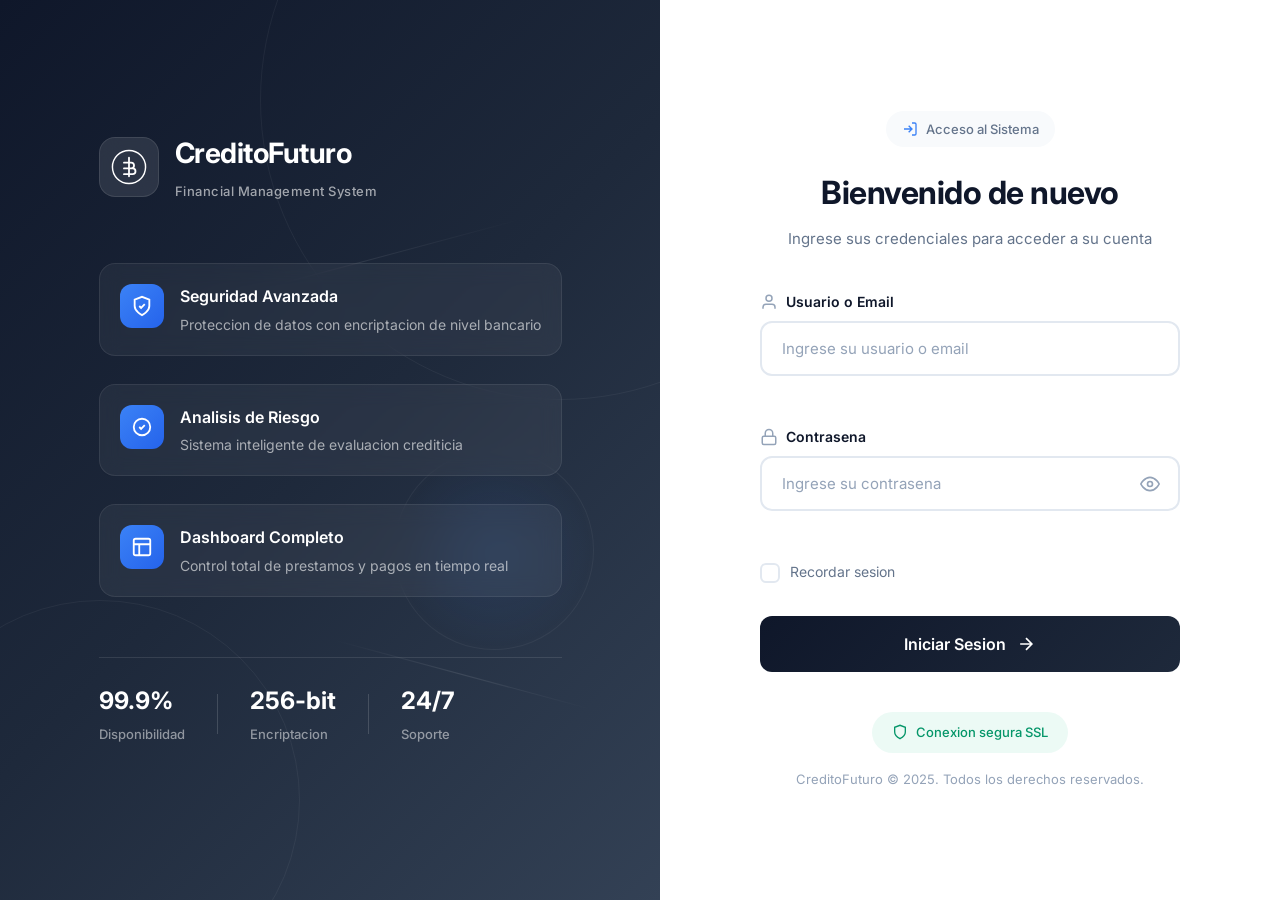
<file: app/index.html>
<!DOCTYPE html>
<html lang="es">
<head>
    <meta charset="UTF-8">
    <meta name="viewport" content="width=device-width, initial-scale=1.0">
    <title>CreditoFuturo - Dashboard Principal</title>
    <link rel="stylesheet" href="../css/styles.css">
    <link rel="stylesheet" href="../css/dashboard.css">
    <link href="https://fonts.googleapis.com/css2?family=Inter:wght@300;400;500;600;700;800&display=swap" rel="stylesheet">
</head>
<body>
    <div class="sidebar-overlay" id="sidebar-overlay"></div>
    
    <div class="app-container">
        <!-- Sidebar Navigation -->
        <aside class="sidebar" id="sidebar">
            <div class="sidebar-header">
                <div class="logo">
                    <svg viewBox="0 0 40 40" class="logo-icon">
                        <defs>
                            <linearGradient id="gradientLogo" x1="0%" y1="0%" x2="100%" y2="100%">
                                <stop offset="0%" style="stop-color:#60A5FA;stop-opacity:1" />
                                <stop offset="100%" style="stop-color:#3B82F6;stop-opacity:1" />
                            </linearGradient>
                        </defs>
                        <circle cx="20" cy="20" r="18" fill="url(#gradientLogo)"/>
                        <text x="20" y="26" text-anchor="middle" fill="white" font-weight="bold" font-size="16">C</text>
                    </svg>
                    <h1>CreditoFuturo</h1>
                </div>
                <p class="sidebar-subtitle">Score System v2.0</p>
            </div>
            <nav class="nav-menu">
                <a href="index.html" class="nav-item active">
                    <svg viewBox="0 0 24 24" fill="none" stroke="currentColor" stroke-width="2">
                        <rect x="3" y="3" width="7" height="7" rx="1"/>
                        <rect x="14" y="3" width="7" height="7" rx="1"/>
                        <rect x="3" y="14" width="7" height="7" rx="1"/>
                        <rect x="14" y="14" width="7" height="7" rx="1"/>
                    </svg>
                    <span>Dashboard</span>
                </a>
                <a href="usuarios.html" class="nav-item">
                    <svg viewBox="0 0 24 24" fill="none" stroke="currentColor" stroke-width="2">
                        <path d="M17 21v-2a4 4 0 0 0-4-4H5a4 4 0 0 0-4 4v2"/>
                        <circle cx="9" cy="7" r="4"/>
                        <path d="M23 21v-2a4 4 0 0 0-3-3.87"/>
                        <path d="M16 3.13a4 4 0 0 1 0 7.75"/>
                    </svg>
                    <span>Clientes</span>
                </a>
                <a href="pagos-cuotas.html" class="nav-item">
                    <svg viewBox="0 0 24 24" fill="none" stroke="currentColor" stroke-width="2">
                        <rect x="1" y="4" width="22" height="16" rx="2"/>
                        <line x1="1" y1="10" x2="23" y2="10"/>
                    </svg>
                    <span>Pagos y Cuotas</span>
                </a>
                <a href="cuadre-caja.html" class="nav-item">
                    <svg viewBox="0 0 24 24" fill="none" stroke="currentColor" stroke-width="2">
                        <path d="M12 2v20M17 5H9.5a3.5 3.5 0 0 0 0 7h5a3.5 3.5 0 0 1 0 7H6"/>
                    </svg>
                    <span>Cuadre de Caja</span>
                </a>
                <a href="historial.html" class="nav-item">
                    <svg viewBox="0 0 24 24" fill="none" stroke="currentColor" stroke-width="2">
                        <circle cx="12" cy="12" r="10"/>
                        <polyline points="12 6 12 12 16 14"/>
                    </svg>
                    <span>Historial</span>
                </a>
                <a href="analisis-riesgo.html" class="nav-item">
                    <svg viewBox="0 0 24 24" fill="none" stroke="currentColor" stroke-width="2">
                        <path d="M21 21l-6-6m2-5a7 7 0 11-14 0 7 7 0 0114 0z"/>
                    </svg>
                    <span>Analisis Riesgo</span>
                </a>
                <a href="exportaciones.html" class="nav-item">
                    <svg viewBox="0 0 24 24" fill="none" stroke="currentColor" stroke-width="2">
                        <path d="M21 15v4a2 2 0 0 1-2 2H5a2 2 0 0 1-2-2v-4"/>
                        <polyline points="7 10 12 15 17 10"/>
                        <line x1="12" y1="15" x2="12" y2="3"/>
                    </svg>
                    <span>Exportar</span>
                </a>
                <a href="crear-usuario.html" class="nav-item">
                    <svg viewBox="0 0 24 24" fill="none" stroke="currentColor" stroke-width="2">
                        <path d="M16 21v-2a4 4 0 0 0-4-4H5a4 4 0 0 0-4 4v2"/>
                        <circle cx="8.5" cy="7" r="4"/>
                        <line x1="20" y1="8" x2="20" y2="14"/>
                        <line x1="23" y1="11" x2="17" y2="11"/>
                    </svg>
                    <span>Crear Usuario</span>
                </a>
<a href="cambiar-contraseña.html" class="nav-item">
                    <svg viewBox="0 0 24 24" fill="none" stroke="currentColor" stroke-width="2">
                        <rect x="3" y="11" width="18" height="11" rx="2"/>
                        <path d="M7 11V7a5 5 0 0 1 10 0v4"/>
                    </svg>
                    <span>Cambiar Contrasena</span>
                </a>
                <a href="cambiar-email.html" class="nav-item">
                    <svg viewBox="0 0 24 24" fill="none" stroke="currentColor" stroke-width="2">
                        <path d="M4 4h16c1.1 0 2 .9 2 2v12c0 1.1-.9 2-2 2H4c-1.1 0-2-.9-2-2V6c0-1.1.9-2 2-2z"/>
                        <polyline points="22,6 12,13 2,6"/>
                    </svg>
                    <span>Cambiar Email</span>
                </a>
            </nav>
            <div class="sidebar-footer">
                <div class="user-card">
                    <svg viewBox="0 0 40 40">
                        <circle cx="20" cy="20" r="18" fill="#3B82F6"/>
                        <circle cx="20" cy="14" r="5" fill="white"/>
                        <path d="M10 32 Q10 24 20 24 Q30 24 30 32" fill="white"/>
                    </svg>
                    <div class="user-details">
                        <p class="user-name">Administrador</p>
                        <p class="user-role">Sistema Financiero</p>
                    </div>
                </div>
                <button onclick="logout()" class="btn btn-secondary" style="width: 100%; margin-top: 12px; padding: 12px;">
                    Cerrar Sesion
                </button>
            </div>
        </aside>

        <!-- Main Content -->
        <main class="main-content">
            <!-- Header -->
            <header class="header">
                <div class="header-left">
                    <button class="mobile-menu-btn" id="mobile-menu-btn" aria-label="Abrir menu">
                        <svg viewBox="0 0 24 24" fill="none" stroke="currentColor" stroke-width="2">
                            <line x1="3" y1="6" x2="21" y2="6"/>
                            <line x1="3" y1="12" x2="21" y2="12"/>
                            <line x1="3" y1="18" x2="21" y2="18"/>
                        </svg>
                    </button>
                    <h2 id="section-title">Panel de Control</h2>
                </div>
                <div class="header-right">
                    <div class="header-info">
                        <span class="info-date" id="current-date"></span>
                        <div class="header-divider"></div>
                        <span class="info-hour" id="current-hour"></span>
                    </div>
                </div>
            </header>

            <!-- Dashboard Content -->
            <section class="section active">
                <div class="dashboard-premium">
                    <!-- Welcome -->
                    <div class="dashboard-welcome">
                        <h1 class="welcome-text">Panel de Control</h1>
                        <p class="welcome-subtitle">Resumen general del sistema de creditos y score de clientes</p>
                    </div>
                    
                    <!-- Stats Grid -->
                    <div class="stats-grid">
                        <div class="stat-card blue">
                            <div class="stat-header">
                                <div class="stat-icon blue">
                                    <svg viewBox="0 0 24 24" fill="none" stroke="currentColor" stroke-width="2">
                                        <path d="M17 21v-2a4 4 0 0 0-4-4H5a4 4 0 0 0-4 4v2"/>
                                        <circle cx="9" cy="7" r="4"/>
                                        <path d="M23 21v-2a4 4 0 0 0-3-3.87"/>
                                        <path d="M16 3.13a4 4 0 0 1 0 7.75"/>
                                    </svg>
                                </div>
                                <p class="stat-label">Clientes<br>Activos</p>
                            </div>
                            <p class="stat-value" id="stat-clientes">0</p>
                            <span class="stat-change positive" id="stat-clientes-change">
                                <svg width="10" height="10" viewBox="0 0 24 24" fill="none" stroke="currentColor" stroke-width="3">
                                    <polyline points="18 15 12 9 6 15"/>
                                </svg>
                                Activos
                            </span>
                        </div>
                        
                        <div class="stat-card green">
                            <div class="stat-header">
                                <div class="stat-icon green">
                                    <svg viewBox="0 0 24 24" fill="none" stroke="currentColor" stroke-width="2">
                                        <path d="M12 2v20M17 5H9.5a3.5 3.5 0 0 0 0 7h5a3.5 3.5 0 0 1 0 7H6"/>
                                    </svg>
                                </div>
                                <p class="stat-label">Capital<br>Desembolsado</p>
                            </div>
                            <p class="stat-value" id="stat-capital">$0</p>
                            <span class="stat-change positive">Total prestado</span>
                        </div>
                        
                        <div class="stat-card orange">
                            <div class="stat-header">
                                <div class="stat-icon orange">
                                    <svg viewBox="0 0 24 24" fill="none" stroke="currentColor" stroke-width="2">
                                        <circle cx="12" cy="12" r="10"/>
                                        <path d="M12 6v6l4 2"/>
                                    </svg>
                                </div>
                                <p class="stat-label">Saldo<br>Pendiente</p>
                            </div>
                            <p class="stat-value" id="stat-pendiente">$0</p>
                            <span class="stat-change negative" id="stat-pendiente-pct">Por cobrar</span>
                        </div>
                        
                        <div class="stat-card purple">
                            <div class="stat-header">
                                <div class="stat-icon purple">
                                    <svg viewBox="0 0 24 24" fill="none" stroke="currentColor" stroke-width="2">
                                        <path d="M22 12h-4l-3 9L9 3l-3 9H2"/>
                                    </svg>
                                </div>
                                <p class="stat-label">Intereses<br>Generados</p>
                            </div>
                            <p class="stat-value" id="stat-intereses">$0</p>
                            <span class="stat-change positive">Ingresos</span>
                        </div>
                    </div>
                    
                    <!-- Main Grid -->
                    <div class="main-grid">
                        <!-- Clients Table -->
                        <div class="clients-card">
                            <div class="card-header">
                                <div>
                                    <h3 class="card-title">Clientes y Score Crediticio</h3>
                                    <p class="card-subtitle">Vista rapida de score y cuotas pendientes</p>
                                </div>
                                <div class="card-actions">
                                    <div class="filter-tabs">
                                        <button class="filter-tab active" data-filter="all">Todos</button>
                                        <button class="filter-tab" data-filter="risk">Riesgo</button>
                                        <button class="filter-tab" data-filter="ok">Al dia</button>
                                    </div>
                                </div>
                            </div>
                            <div class="table-container">
                                <table class="modern-table">
                                    <thead>
                                        <tr>
                                            <th>Cliente</th>
                                            <th>Score</th>
                                            <th>Cuotas</th>
                                            <th style="text-align: right;">Saldo</th>
                                        </tr>
                                    </thead>
                                    <tbody id="clients-table-body">
                                        <!-- Dynamic content -->
                                    </tbody>
                                </table>
                                <div class="empty-table" id="empty-table" style="display: none;">
                                    <svg viewBox="0 0 24 24" fill="none" stroke="currentColor" stroke-width="1.5">
                                        <path d="M17 21v-2a4 4 0 0 0-4-4H5a4 4 0 0 0-4 4v2"/>
                                        <circle cx="9" cy="7" r="4"/>
                                        <line x1="19" y1="8" x2="19" y2="14"/>
                                        <line x1="22" y1="11" x2="16" y2="11"/>
                                    </svg>
                                    <p>No hay clientes registrados</p>
                                </div>
                            </div>
                        </div>
                        
                        <!-- Score Distribution -->
                        <div class="score-card">
                            <div class="score-summary">
                                <p class="score-summary-title">Score Promedio del Portafolio</p>
                                <div class="score-average">
                                    <span class="score-average-value" id="score-promedio">0</span>
                                    <span class="score-average-max">/ 1000</span>
                                </div>
                                <p class="score-average-label" id="score-promedio-label">Sin datos</p>
                            </div>
                            <div class="score-distribution">
                                <h4 class="distribution-title">Distribucion por Categoria</h4>
                                
                                <div class="distribution-item">
                                    <div class="dist-letter a">A</div>
                                    <div class="dist-info">
                                        <p class="dist-label">Riesgo Bajo</p>
                                        <p class="dist-range">800 - 1000 pts</p>
                                    </div>
                                    <div class="dist-bar">
                                        <div class="dist-fill a" id="dist-bar-a" style="width: 0%"></div>
                                    </div>
                                    <span class="dist-count" id="dist-count-a">0</span>
                                </div>
                                
                                <div class="distribution-item">
                                    <div class="dist-letter b">B</div>
                                    <div class="dist-info">
                                        <p class="dist-label">Riesgo Medio</p>
                                        <p class="dist-range">600 - 799 pts</p>
                                    </div>
                                    <div class="dist-bar">
                                        <div class="dist-fill b" id="dist-bar-b" style="width: 0%"></div>
                                    </div>
                                    <span class="dist-count" id="dist-count-b">0</span>
                                </div>
                                
                                <div class="distribution-item">
                                    <div class="dist-letter c">C</div>
                                    <div class="dist-info">
                                        <p class="dist-label">Riesgo Alto</p>
                                        <p class="dist-range">400 - 599 pts</p>
                                    </div>
                                    <div class="dist-bar">
                                        <div class="dist-fill c" id="dist-bar-c" style="width: 0%"></div>
                                    </div>
                                    <span class="dist-count" id="dist-count-c">0</span>
                                </div>
                                
                                <div class="distribution-item">
                                    <div class="dist-letter d">D</div>
                                    <div class="dist-info">
                                        <p class="dist-label">Riesgo Critico</p>
                                        <p class="dist-range">0 - 399 pts</p>
                                    </div>
                                    <div class="dist-bar">
                                        <div class="dist-fill d" id="dist-bar-d" style="width: 0%"></div>
                                    </div>
                                    <span class="dist-count" id="dist-count-d">0</span>
                                </div>
                            </div>
                        </div>
                    </div>
                    
                    <!-- Bottom Summary Cards -->
                    <div class="bottom-grid">
                        <div class="summary-card-v2 blue">
                            <div class="summary-icon blue">
                                <svg viewBox="0 0 24 24" fill="none" stroke="currentColor" stroke-width="2">
                                    <rect x="1" y="4" width="22" height="16" rx="2"/>
                                    <line x1="1" y1="10" x2="23" y2="10"/>
                                </svg>
                            </div>
                            <p class="summary-label">Tasa Promedio</p>
                            <p class="summary-value-v2" id="summary-tasa">0%</p>
                            <div class="summary-bar">
                                <div class="summary-bar-fill blue" style="width: 60%"></div>
                            </div>
                            <p class="summary-footer">Tasa de interes promedio ponderada</p>
                        </div>
                        
                        <div class="summary-card-v2 red">
                            <div class="summary-icon red">
                                <svg viewBox="0 0 24 24" fill="none" stroke="currentColor" stroke-width="2">
                                    <path d="M10.29 3.86L1.82 18a2 2 0 0 0 1.71 3h16.94a2 2 0 0 0 1.71-3L13.71 3.86a2 2 0 0 0-3.42 0z"/>
                                    <line x1="12" y1="9" x2="12" y2="13"/>
                                    <line x1="12" y1="17" x2="12.01" y2="17"/>
                                </svg>
                            </div>
                            <p class="summary-label">Cuotas Vencidas</p>
                            <p class="summary-value-v2" id="summary-vencidas">0</p>
                            <div class="summary-bar">
                                <div class="summary-bar-fill red" id="summary-vencidas-bar" style="width: 0%"></div>
                            </div>
                            <p class="summary-footer">Pagos atrasados que requieren gestion</p>
                        </div>
                        
                        <div class="summary-card-v2 green">
                            <div class="summary-icon green">
                                <svg viewBox="0 0 24 24" fill="none" stroke="currentColor" stroke-width="2">
                                    <path d="M22 11.08V12a10 10 0 1 1-5.93-9.14"/>
                                    <polyline points="22 4 12 14.01 9 11.01"/>
                                </svg>
                            </div>
                            <p class="summary-label">Cuotas Pagadas</p>
                            <p class="summary-value-v2" id="summary-pagadas">0</p>
                            <div class="summary-bar">
                                <div class="summary-bar-fill green" id="summary-pagadas-bar" style="width: 0%"></div>
                            </div>
                            <p class="summary-footer">Total de cuotas recaudadas</p>
                        </div>
                    </div>
                </div>
            </section>
        </main>
    </div>

    <div id="notificacion" class="notificacion hidden"></div>

    <script src="../js/config.js"></script>
    <script src="../js/auth-check.js"></script>

    <script src="../js/shared-data.js"></script>
    <script src="../js/payment-processor.js"></script>
    <script src="../js/credit-score-engine.js"></script>
    <script>
        // ========== DASHBOARD PREMIUM MANAGER ==========
        class DashboardPremiumManager {
            constructor() {
                this.scoreEngine = new CreditScoreEngine();
                this.currentFilter = 'all';
                this.init();
            }
            
            init() {
                const esperar = (condition, callback, maxWait = 5000) => {
                    const inicio = Date.now();
                    const intervalo = setInterval(() => {
                        if (condition()) {
                            clearInterval(intervalo);
                            callback();
                        } else if (Date.now() - inicio > maxWait) {
                            clearInterval(intervalo);
                            console.error('Timeout esperando app');
                        }
                    }, 100);
                };
                
                esperar(
                    () => window.app && window.app.usuarios && Array.isArray(window.app.usuarios),
                    () => {
                        this.render();
                        window.addEventListener('datosActualizados', () => this.render());
                        setInterval(() => this.render(), 30000);
                        this.setupFilters();
                    }
                );
            }
            
            setupFilters() {
                document.querySelectorAll('.filter-tab').forEach(tab => {
                    tab.addEventListener('click', (e) => {
                        document.querySelectorAll('.filter-tab').forEach(t => t.classList.remove('active'));
                        e.target.classList.add('active');
                        this.currentFilter = e.target.dataset.filter;
                        this.renderClientsTable();
                    });
                });
            }
            
            formatNumber(num) {
                return new Intl.NumberFormat('es-CO').format(Math.round(num));
            }
            
            getAvatarColor(nombre) {
                const colors = ['#3B82F6', '#10B981', '#F59E0B', '#8B5CF6', '#EC4899', '#06B6D4'];
                const index = nombre ? nombre.charCodeAt(0) % colors.length : 0;
                return colors[index];
            }
            
            getInitials(nombre) {
                if (!nombre) return '?';
                const parts = nombre.trim().split(' ');
                if (parts.length >= 2) {
                    return (parts[0][0] + parts[1][0]).toUpperCase();
                }
                return nombre.substring(0, 2).toUpperCase();
            }
            
            render() {
                this.renderStats();
                this.renderClientsTable();
                this.renderScoreDistribution();
                this.renderSummary();
            }
            
            renderStats() {
                const usuarios = window.app.usuarios || [];
                
                const totalClientes = usuarios.length;
                const capitalDesembolsado = usuarios.reduce((sum, u) => sum + (u.monto || 0), 0);
                const saldoPendiente = usuarios.reduce((sum, u) => sum + window.PaymentProcessor.obtenerSaldoTotalPendiente(u), 0);
                const interesesGenerados = usuarios.reduce((sum, u) => {
                    return sum + (u.cuotas || []).filter(c => c.pagado).reduce((s, c) => s + (c.interes || 0), 0);
                }, 0);
                
                document.getElementById('stat-clientes').textContent = this.formatNumber(totalClientes);
                document.getElementById('stat-capital').textContent = '$' + this.formatNumber(capitalDesembolsado);
                document.getElementById('stat-pendiente').textContent = '$' + this.formatNumber(saldoPendiente);
                document.getElementById('stat-intereses').textContent = '$' + this.formatNumber(interesesGenerados);
            }
            
            renderClientsTable() {
                const tbody = document.getElementById('clients-table-body');
                const emptyState = document.getElementById('empty-table');
                let usuarios = window.app.usuarios || [];
                
                // Calculate scores
                const usuariosConScore = usuarios.map(u => {
                    const scoreData = this.scoreEngine.calcularScore(u);
                    const cuotas = u.cuotas || [];
                    const cuotasPagadas = cuotas.filter(c => c.pagado).length;
                    const totalCuotas = cuotas.length;
                    const hoy = new Date();
                    const cuotasVencidas = cuotas.filter(c => !c.pagado && new Date(c.fecha) < hoy).length;
                    const saldoPendiente = window.PaymentProcessor.obtenerSaldoTotalPendiente(u);
                    
                    return {
                        ...u,
                        scoreData,
                        cuotasPagadas,
                        totalCuotas,
                        cuotasVencidas,
                        saldoPendiente
                    };
                });
                
                // Apply filter
                let filteredUsers = usuariosConScore;
                if (this.currentFilter === 'risk') {
                    filteredUsers = usuariosConScore.filter(u => u.scoreData.categoria === 'C' || u.scoreData.categoria === 'D');
                } else if (this.currentFilter === 'ok') {
                    filteredUsers = usuariosConScore.filter(u => u.scoreData.categoria === 'A' || u.scoreData.categoria === 'B');
                }
                
                // Sort by score (lowest first for risk visibility)
                filteredUsers.sort((a, b) => a.scoreData.score - b.scoreData.score);
                
                if (filteredUsers.length === 0) {
                    tbody.innerHTML = '';
                    emptyState.style.display = 'block';
                    return;
                }
                
                emptyState.style.display = 'none';
                
                tbody.innerHTML = filteredUsers.slice(0, 10).map(usuario => {
                    const { scoreData, cuotasPagadas, totalCuotas, cuotasVencidas, saldoPendiente } = usuario;
                    const gradeClass = `grade-${scoreData.categoria.toLowerCase()}`;
                    
                    // Determine cuotas status
                    let cuotasClass = '';
                    if (cuotasPagadas === totalCuotas && totalCuotas > 0) {
                        cuotasClass = 'complete';
                    } else if (cuotasVencidas > 0) {
                        cuotasClass = 'danger';
                    } else if (cuotasPagadas < totalCuotas) {
                        cuotasClass = 'warning';
                    }
                    
                    const cuotasIcon = cuotasClass === 'complete' 
                        ? '<svg viewBox="0 0 24 24" fill="none" stroke="currentColor" stroke-width="3"><polyline points="20 6 9 17 4 12"/></svg>'
                        : cuotasClass === 'danger'
                        ? '<svg viewBox="0 0 24 24" fill="none" stroke="currentColor" stroke-width="3"><line x1="18" y1="6" x2="6" y2="18"/><line x1="6" y1="6" x2="18" y2="18"/></svg>'
                        : '<svg viewBox="0 0 24 24" fill="none" stroke="currentColor" stroke-width="3"><circle cx="12" cy="12" r="1"/></svg>';
                    
                    return `
                        <tr>
                            <td>
                                <div class="client-cell">
                                    <div class="client-avatar" style="background: ${this.getAvatarColor(usuario.nombre)}">
                                        ${this.getInitials(usuario.nombre)}
                                    </div>
                                    <div class="client-info">
                                        <p class="client-name">${usuario.nombre}</p>
                                        <p class="client-phone">${usuario.telefono || 'Sin telefono'}</p>
                                    </div>
                                </div>
                            </td>
                            <td>
                                <div class="score-badge ${gradeClass}">
                                    <span class="score-letter">${scoreData.categoria}</span>
                                    <span>${scoreData.score}</span>
                                </div>
                            </td>
                            <td>
                                <div class="cuotas-badge ${cuotasClass}">
                                    <span class="cuotas-icon">${cuotasIcon}</span>
                                    <span>${cuotasPagadas}/${totalCuotas}</span>
                                </div>
                            </td>
                            <td class="amount-cell">
                                <p class="amount-value">$${this.formatNumber(saldoPendiente)}</p>
                                <p class="amount-label">pendiente</p>
                            </td>
                        </tr>
                    `;
                }).join('');
            }
            
            renderScoreDistribution() {
                const usuarios = window.app.usuarios || [];
                
                if (usuarios.length === 0) {
                    document.getElementById('score-promedio').textContent = '0';
                    document.getElementById('score-promedio-label').textContent = 'Sin datos';
                    return;
                }
                
                // Calculate scores
                const scores = usuarios.map(u => this.scoreEngine.calcularScore(u));
                const scorePromedio = scores.reduce((sum, s) => sum + s.score, 0) / scores.length;
                
                // Count by category
                const distribution = { A: 0, B: 0, C: 0, D: 0 };
                scores.forEach(s => distribution[s.categoria]++);
                
                // Update UI
                document.getElementById('score-promedio').textContent = Math.round(scorePromedio);
                
                let label = 'Portafolio Saludable';
                if (scorePromedio < 400) label = 'Portafolio en Riesgo Critico';
                else if (scorePromedio < 600) label = 'Portafolio Requiere Atencion';
                else if (scorePromedio < 800) label = 'Portafolio Estandar';
                document.getElementById('score-promedio-label').textContent = label;
                
                // Update distribution bars
                const total = usuarios.length;
                ['a', 'b', 'c', 'd'].forEach(cat => {
                    const count = distribution[cat.toUpperCase()];
                    const pct = total > 0 ? (count / total) * 100 : 0;
                    document.getElementById(`dist-count-${cat}`).textContent = count;
                    document.getElementById(`dist-bar-${cat}`).style.width = `${pct}%`;
                });
            }
            
            renderSummary() {
                const usuarios = window.app.usuarios || [];
                
                // Calculate stats
                let totalCuotas = 0;
                let cuotasPagadas = 0;
                let cuotasVencidas = 0;
                let sumaTasas = 0;
                const hoy = new Date();
                
                usuarios.forEach(u => {
                    sumaTasas += u.tasa || 0;
                    (u.cuotas || []).forEach(c => {
                        totalCuotas++;
                        if (c.pagado) {
                            cuotasPagadas++;
                        } else if (new Date(c.fecha) < hoy) {
                            cuotasVencidas++;
                        }
                    });
                });
                
                const tasaPromedio = usuarios.length > 0 ? sumaTasas / usuarios.length : 0;
                const pctPagadas = totalCuotas > 0 ? (cuotasPagadas / totalCuotas) * 100 : 0;
                const pctVencidas = totalCuotas > 0 ? (cuotasVencidas / totalCuotas) * 100 : 0;
                
                document.getElementById('summary-tasa').textContent = tasaPromedio.toFixed(1) + '%';
                document.getElementById('summary-vencidas').textContent = cuotasVencidas;
                document.getElementById('summary-pagadas').textContent = cuotasPagadas;
                document.getElementById('summary-vencidas-bar').style.width = `${Math.min(pctVencidas * 2, 100)}%`;
                document.getElementById('summary-pagadas-bar').style.width = `${pctPagadas}%`;
            }
        }
        
        // Initialize
        document.addEventListener('DOMContentLoaded', () => {
            new DashboardPremiumManager();
            
            // Mobile menu
            const menuBtn = document.getElementById('mobile-menu-btn');
            const sidebar = document.getElementById('sidebar');
            const overlay = document.getElementById('sidebar-overlay');
            
            if (menuBtn && sidebar && overlay) {
                menuBtn.addEventListener('click', () => {
                    sidebar.classList.toggle('active');
                    overlay.classList.toggle('active');
                });
                
                overlay.addEventListener('click', () => {
                    sidebar.classList.remove('active');
                    overlay.classList.remove('active');
                });
            }
            
            // User name
            try {
                const name = sessionStorage.getItem('currentUser');
                if (name) {
                    const el = document.querySelector('.user-name');
                    if (el) el.textContent = name;
                }
            } catch (e) {}
        });
    </script>
</body>
</html>
</file>
<file: css/styles.css>
* {
  margin: 0;
  padding: 0;
  box-sizing: border-box;
}

:root {
  /* New modern color palette inspired by financial apps */
  --primary: #1a56db;
  --primary-dark: #1e429f;
  --primary-light: #e1effe;
  --secondary: #f9fafb;
  --accent-success: #0e9f6e;
  --accent-warning: #f59e0b;
  --accent-danger: #f05252;
  --accent-info: #3f83f8;
  --text-primary: #111827;
  --text-secondary: #6b7280;
  --text-light: #9ca3af;
  --border-color: #e5e7eb;
  --bg-light: #f9fafb;
  --bg-white: #ffffff;
  --shadow-sm: 0 1px 2px 0 rgba(0, 0, 0, 0.05);
  --shadow-md: 0 4px 6px -1px rgba(0, 0, 0, 0.1), 0 2px 4px -1px rgba(0, 0, 0, 0.06);
  --shadow-lg: 0 10px 15px -3px rgba(0, 0, 0, 0.1), 0 4px 6px -2px rgba(0, 0, 0, 0.05);
  --shadow-xl: 0 20px 25px -5px rgba(0, 0, 0, 0.1), 0 10px 10px -5px rgba(0, 0, 0, 0.04);
  --transition: all 0.2s cubic-bezier(0.4, 0, 0.2, 1);
  --transition-fast: all 0.15s ease;
}

html {
  scroll-behavior: smooth;
}

body {
  font-family: "Inter", -apple-system, BlinkMacSystemFont, "Segoe UI", Roboto, "Helvetica Neue", Arial, sans-serif;
  background-color: var(--bg-light);
  color: var(--text-primary);
  line-height: 1.6;
  font-size: 14px;
}

.app-container {
  display: flex;
  min-height: 100vh;
}

/* ========== SIDEBAR ========== */
.sidebar {
  width: 280px;
  background: linear-gradient(180deg, #1e3a8a 0%, #1e40af 100%);
  color: white;
  position: fixed;
  height: 100vh;
  overflow-y: auto;
  box-shadow: var(--shadow-xl);
  z-index: 1000;
  display: flex;
  flex-direction: column;
}

.sidebar-header {
  padding: 32px 24px;
  border-bottom: 1px solid rgba(255, 255, 255, 0.1);
}

.logo {
  display: flex;
  align-items: center;
  gap: 12px;
  cursor: pointer;
  margin-bottom: 8px;
}

.logo-icon {
  width: 40px;
  height: 40px;
  animation: logoFloat 3s ease-in-out infinite;
}

@keyframes logoFloat {
  0%,
  100% {
    transform: translateY(0px);
  }
  50% {
    transform: translateY(-5px);
  }
}

.logo h1 {
  font-size: 26px;
  font-weight: 700;
  letter-spacing: -0.5px;
}

.sidebar-subtitle {
  font-size: 11px;
  opacity: 0.7;
  letter-spacing: 1.5px;
  text-transform: uppercase;
  font-weight: 600;
}

.nav-menu {
  padding: 24px 0;
  display: flex;
  flex-direction: column;
  gap: 4px;
  flex: 1;
}

.nav-item {
  padding: 14px 24px;
  background: none;
  border: none;
  color: rgba(255, 255, 255, 0.75);
  cursor: pointer;
  display: flex;
  align-items: center;
  gap: 14px;
  font-size: 15px;
  font-weight: 500;
  transition: var(--transition);
  position: relative;
  overflow: hidden;
  text-decoration: none;
  border-radius: 0;
}

.nav-item svg {
  width: 20px;
  height: 20px;
  flex-shrink: 0;
}

.nav-item:hover {
  color: white;
  background-color: rgba(255, 255, 255, 0.1);
}

.nav-item.active {
  color: white;
  background-color: rgba(255, 255, 255, 0.15);
  border-left: 4px solid #60a5fa;
  padding-left: 20px;
  font-weight: 600;
}

.sidebar-footer {
  padding: 20px;
  border-top: 1px solid rgba(255, 255, 255, 0.1);
}

.user-card {
  display: flex;
  align-items: center;
  gap: 12px;
  padding: 12px;
  background: rgba(255, 255, 255, 0.08);
  border-radius: 12px;
  cursor: pointer;
  transition: var(--transition);
}

.user-card:hover {
  background: rgba(255, 255, 255, 0.12);
}

.user-card svg {
  width: 40px;
  height: 40px;
  flex-shrink: 0;
}

.user-details p {
  margin: 0;
  font-size: 13px;
}

.user-name {
  font-weight: 600;
  margin-bottom: 2px;
}

.user-role {
  opacity: 0.8;
  font-size: 12px;
}

/* ========== MAIN CONTENT ========== */
.main-content {
  margin-left: 280px;
  flex: 1;
  overflow-y: auto;
  background: var(--bg-light);
}

.header {
  background: var(--bg-white);
  padding: 24px 40px;
  display: flex;
  justify-content: space-between;
  align-items: center;
  box-shadow: var(--shadow-sm);
  border-bottom: 1px solid var(--border-color);
  position: sticky;
  top: 0;
  z-index: 100;
  flex-wrap: wrap;
  gap: 20px;
}

.header-left h2 {
  font-size: 28px;
  font-weight: 700;
  color: var(--text-primary);
  letter-spacing: -0.5px;
}

.header-right {
  display: flex;
  align-items: center;
  gap: 24px;
}

.header-info {
  display: flex;
  align-items: center;
  gap: 16px;
  font-size: 14px;
}

.header-divider {
  width: 1px;
  height: 20px;
  background: var(--border-color);
}

.info-date,
.info-hour {
  color: var(--text-secondary);
  font-weight: 500;
}

.btn-add {
  display: flex;
  align-items: center;
  gap: 8px;
}

/* ========== SECTIONS ========== */
.section {
  display: none;
  padding: 40px;
  animation: fadeIn 0.3s ease;
}

.section.active {
  display: block;
}

@keyframes fadeIn {
  from {
    opacity: 0;
    transform: translateY(10px);
  }
  to {
    opacity: 1;
    transform: translateY(0);
  }
}

/* ========== DASHBOARD ========== */
.dashboard-grid {
  display: grid;
  gap: 24px;
}

.kpi-cards-row {
  display: grid;
  grid-template-columns: repeat(auto-fit, minmax(260px, 1fr));
  gap: 20px;
}

.kpi-card {
  background: var(--bg-white);
  padding: 24px;
  border-radius: 16px;
  box-shadow: var(--shadow-sm);
  border: 1px solid var(--border-color);
  transition: var(--transition);
  position: relative;
  overflow: hidden;
}

.kpi-card::before {
  content: "";
  position: absolute;
  top: 0;
  left: 0;
  right: 0;
  height: 4px;
  background: var(--primary);
}

.kpi-card.premium::before {
  background: linear-gradient(90deg, #3f83f8, #1a56db);
}
.kpi-card.success::before {
  background: linear-gradient(90deg, #0e9f6e, #057a55);
}
.kpi-card.warning::before {
  background: linear-gradient(90deg, #f59e0b, #d97706);
}
.kpi-card.info::before {
  background: linear-gradient(90deg, #8b5cf6, #7c3aed);
}

.kpi-card:hover {
  box-shadow: var(--shadow-lg);
  transform: translateY(-4px);
  border-color: var(--primary-light);
}

.kpi-header {
  display: flex;
  justify-content: space-between;
  align-items: flex-start;
  margin-bottom: 16px;
}

.kpi-header h3 {
  font-size: 12px;
  font-weight: 600;
  color: var(--text-secondary);
  text-transform: uppercase;
  letter-spacing: 0.8px;
}

.kpi-icon {
  width: 32px;
  height: 32px;
  opacity: 0.7;
}

.kpi-value {
  font-size: 32px;
  font-weight: 700;
  color: var(--text-primary);
  margin-bottom: 8px;
  letter-spacing: -1px;
}

.kpi-subtitle {
  font-size: 13px;
  color: var(--text-light);
  margin-bottom: 16px;
}

.kpi-bar {
  width: 100%;
  height: 6px;
  background: var(--secondary);
  border-radius: 10px;
  overflow: hidden;
}

.kpi-progress {
  height: 100%;
  width: 75%;
  background: linear-gradient(90deg, var(--primary), var(--accent-info));
  border-radius: 10px;
  animation: progressAnimation 2s ease-in-out infinite;
}

@keyframes progressAnimation {
  0%,
  100% {
    width: 75%;
  }
  50% {
    width: 85%;
  }
}

.charts-section {
  display: grid;
  grid-template-columns: repeat(auto-fit, minmax(400px, 1fr));
  gap: 20px;
}

.chart-card {
  background: var(--bg-white);
  padding: 28px;
  border-radius: 16px;
  box-shadow: var(--shadow-sm);
  border: 1px solid var(--border-color);
}

.chart-header {
  display: flex;
  justify-content: space-between;
  align-items: center;
  margin-bottom: 24px;
  padding-bottom: 16px;
  border-bottom: 1px solid var(--border-color);
}

.chart-header h3 {
  font-size: 18px;
  font-weight: 700;
  color: var(--text-primary);
  margin: 0;
}

.chart-label {
  font-size: 12px;
  color: var(--text-light);
  text-transform: uppercase;
  letter-spacing: 0.5px;
  font-weight: 600;
}

.pie-chart-container {
  display: flex;
  justify-content: center;
  align-items: center;
  min-height: 250px;
}

.pie-chart {
  max-width: 100%;
  height: auto;
}

.summary-cards {
  display: grid;
  grid-template-columns: repeat(auto-fit, minmax(300px, 1fr));
  gap: 20px;
  margin-top: 20px;
}

.summary-card {
  background: var(--bg-white);
  padding: 24px;
  border-radius: 16px;
  box-shadow: var(--shadow-sm);
  border: 1px solid var(--border-color);
}

.summary-card h4 {
  font-size: 13px;
  font-weight: 600;
  color: var(--text-secondary);
  text-transform: uppercase;
  letter-spacing: 0.8px;
  margin-bottom: 12px;
}

.summary-value {
  font-size: 28px;
  font-weight: 700;
  color: var(--primary);
  margin-bottom: 12px;
  letter-spacing: -0.5px;
}

.progress-bar {
  width: 100%;
  height: 8px;
  background: var(--secondary);
  border-radius: 10px;
  overflow: hidden;
  margin-bottom: 12px;
}

.progress-fill {
  height: 100%;
  background: linear-gradient(90deg, var(--primary), var(--accent-info));
  border-radius: 10px;
  transition: width 0.6s ease;
}

.summary-subtitle {
  font-size: 13px;
  color: var(--text-light);
}

.warning-indicator {
  width: 100%;
  height: 6px;
  background: var(--secondary);
  border-radius: 10px;
  margin: 12px 0;
  overflow: hidden;
}

.warning-indicator::after {
  content: "";
  display: block;
  height: 100%;
  width: 45%;
  background: linear-gradient(90deg, var(--accent-danger), var(--accent-warning));
  animation: pulse 2s ease-in-out infinite;
}

@keyframes pulse {
  0%,
  100% {
    width: 45%;
    opacity: 0.7;
  }
  50% {
    width: 65%;
    opacity: 1;
  }
}

/* ========== TABLES ========== */
.table-wrapper {
  background: var(--bg-white);
  border-radius: 16px;
  box-shadow: var(--shadow-sm);
  border: 1px solid var(--border-color);
  overflow: hidden;
}

.table-container {
  overflow-x: auto;
}

.table {
  width: 100%;
  border-collapse: collapse;
  font-size: 14px;
}

.table thead {
  background: var(--secondary);
  border-bottom: 2px solid var(--border-color);
}

.table thead th {
  padding: 16px 20px;
  text-align: left;
  font-weight: 700;
  color: var(--text-secondary);
  text-transform: uppercase;
  letter-spacing: 0.8px;
  font-size: 11px;
}

.table tbody td {
  padding: 16px 20px;
  border-bottom: 1px solid var(--border-color);
  color: var(--text-primary);
}

.table tbody tr {
  transition: var(--transition);
}

.table tbody tr:hover {
  background-color: var(--secondary);
}

.table tbody tr:last-child td {
  border-bottom: none;
}

/* Add styles for payment status display */
.estado-pagos {
  display: flex;
  flex-direction: column;
  gap: 8px;
  font-size: 12px;
}

.pago-item {
  display: flex;
  justify-content: space-between;
  align-items: center;
  padding: 8px 12px;
  background: var(--secondary);
  border-radius: 8px;
}

.pago-item .label {
  font-weight: 600;
  color: var(--text-secondary);
}

.pago-item .valor {
  font-weight: 700;
  color: var(--primary);
}

.pago-item.vencido {
  background: rgba(240, 82, 82, 0.1);
  border-left: 3px solid var(--accent-danger);
}

.pago-item.vencido .label {
  color: var(--accent-danger);
}

.pago-item.vencido .valor {
  color: var(--accent-danger);
}

.table tbody tr.estado-vencido {
  background-color: rgba(240, 82, 82, 0.05);
}

.table tbody tr.estado-vencido:hover {
  background-color: rgba(240, 82, 82, 0.1);
}

.table tbody tr.estado-normal {
  background-color: rgba(14, 159, 110, 0.02);
}

.table tbody tr.estado-normal:hover {
  background-color: rgba(14, 159, 110, 0.05);
}

/* Improved action buttons styling */
.action-buttons {
  display: flex;
  gap: 8px;
  flex-wrap: wrap;
}

.btn-action {
  padding: 8px 12px;
  border: none;
  border-radius: 8px;
  cursor: pointer;
  font-size: 12px;
  font-weight: 600;
  transition: var(--transition);
  display: inline-flex;
  align-items: center;
  justify-content: center;
  gap: 6px;
}

.btn-edit {
  background-color: var(--primary);
  color: white;
}

.btn-edit:hover {
  background-color: var(--primary-dark);
  transform: translateY(-2px);
  box-shadow: var(--shadow-md);
}

.btn-delete {
  background-color: var(--accent-danger);
  color: white;
}

.btn-delete:hover {
  background-color: #dc2626;
  transform: translateY(-2px);
  box-shadow: var(--shadow-md);
}

/* Contact buttons styling */
.btn-contact {
  padding: 6px;
  width: 32px;
  height: 32px;
}

.btn-gmail {
  background-color: #ea4335;
  color: white;
}

.btn-gmail:hover {
  background-color: #d33426;
}

.btn-whatsapp {
  background-color: #25d366;
  color: white;
}

.btn-whatsapp:hover {
  background-color: #1ebe57;
}

.empty-state {
  padding: 80px 20px;
  text-align: center;
  color: var(--text-light);
}

.empty-state svg {
  width: 100px;
  height: 100px;
  margin-bottom: 20px;
  opacity: 0.3;
}

.empty-state p {
  font-size: 16px;
  font-weight: 500;
}

/* ========== MODAL ========== */
.modal {
  position: fixed;
  inset: 0;
  z-index: 2000;
  display: flex;
  align-items: center;
  justify-content: center;
  animation: modalFadeIn 0.2s ease;
}

.modal.hidden {
  display: none;
}

@keyframes modalFadeIn {
  from {
    opacity: 0;
  }
  to {
    opacity: 1;
  }
}

.modal-overlay {
  position: absolute;
  inset: 0;
  background: transparent; /* overlay hidden visually by default */
  backdrop-filter: none;
  pointer-events: none; /* do not block clicks by default */
  transition: background 0.18s ease, backdrop-filter 0.18s ease;
}

/* Enable overlay clicks and visible backdrop only when modal is visible */
.modal:not(.hidden) .modal-overlay {
  pointer-events: auto;
  background: rgba(0, 0, 0, 0.5);
  backdrop-filter: blur(4px);
  transition: background 0.18s ease, backdrop-filter 0.18s ease;
  z-index: 10; /* keep behind modal content */
}

/* Ensure modal content is above the overlay */
.modal:not(.hidden) .modal-content {
  z-index: 20;
}

.modal-content {
  position: relative;
  background: var(--bg-white);
  border-radius: 20px;
  box-shadow: var(--shadow-xl);
  width: 90%;
  max-width: 650px;
  max-height: 90vh;
  overflow-y: auto;
  animation: modalSlideIn 0.3s ease;
}

@keyframes modalSlideIn {
  from {
    transform: translateY(-50px);
    opacity: 0;
  }
  to {
    transform: translateY(0);
    opacity: 1;
  }
}

.modal-header {
  display: flex;
  justify-content: space-between;
  align-items: center;
  padding: 28px 32px;
  border-bottom: 1px solid var(--border-color);
}

.modal-header h3 {
  font-size: 24px;
  font-weight: 700;
  color: var(--text-primary);
  margin: 0;
}

.btn-close {
  background: none;
  border: none;
  font-size: 32px;
  color: var(--text-light);
  cursor: pointer;
  padding: 0;
  width: 40px;
  height: 40px;
  display: flex;
  align-items: center;
  justify-content: center;
  transition: var(--transition);
  border-radius: 8px;
}

.btn-close:hover {
  color: var(--text-primary);
  background: var(--secondary);
}

/* ========== FORM ========== */
.form-usuario {
  padding: 32px;
  display: flex;
  flex-direction: column;
  gap: 24px;
}

.form-row {
  display: grid;
  grid-template-columns: 1fr 1fr;
  gap: 20px;
}

.form-row:last-child {
  grid-template-columns: 1fr;
}

.form-group {
  display: flex;
  flex-direction: column;
  gap: 8px;
}

.form-group label {
  font-size: 14px;
  font-weight: 600;
  color: var(--text-primary);
}

.form-group input,
.form-group select {
  padding: 12px 16px;
  border: 1px solid var(--border-color);
  border-radius: 10px;
  font-size: 14px;
  transition: var(--transition);
  background: var(--bg-white);
  font-family: inherit;
}

.form-group input:focus,
.form-group select:focus {
  outline: none;
  border-color: var(--primary);
  box-shadow: 0 0 0 3px rgba(26, 86, 219, 0.1);
}

.form-group input.error {
  border-color: var(--accent-danger);
}

.error-message {
  font-size: 12px;
  color: var(--accent-danger);
  min-height: 18px;
  font-weight: 500;
}

/* Info box styling */
.info-box {
  display: flex;
  gap: 12px;
  padding: 16px;
  background: var(--primary-light);
  border-left: 4px solid var(--primary);
  border-radius: 10px;
  align-items: flex-start;
}

.info-box svg {
  flex-shrink: 0;
  color: var(--primary);
  margin-top: 2px;
}

.info-box p {
  margin: 0;
  font-size: 13px;
  color: var(--text-secondary);
  line-height: 1.6;
}

.form-actions {
  display: flex;
  gap: 12px;
  justify-content: flex-end;
  margin-top: 8px;
  padding-top: 24px;
  border-top: 1px solid var(--border-color);
}

/* ========== BUTTONS ========== */
.btn {
  padding: 12px 24px;
  border: none;
  border-radius: 10px;
  font-size: 14px;
  font-weight: 600;
  cursor: pointer;
  transition: var(--transition);
  display: inline-flex;
  align-items: center;
  gap: 8px;
}

.btn-primary {
  background-color: var(--primary);
  color: white;
}

.btn-primary:hover {
  background-color: var(--primary-dark);
  transform: translateY(-2px);
  box-shadow: var(--shadow-md);
}

.btn-secondary {
  background-color: var(--secondary);
  color: var(--text-primary);
  border: 1px solid var(--border-color);
}

.btn-secondary:hover {
  background-color: var(--bg-light);
  border-color: var(--text-light);
}

.btn-success {
  background-color: var(--accent-success);
  color: white;
}

.btn-success:hover {
  background-color: #057a55;
  transform: translateY(-2px);
  box-shadow: var(--shadow-md);
}

.btn-info {
  background-color: var(--accent-info);
  color: white;
}

.btn-info:hover {
  background-color: #1e40af;
  transform: translateY(-2px);
  box-shadow: var(--shadow-md);
}

.btn-large {
  padding: 14px 28px;
  font-size: 15px;
  width: 100%;
}

.btn svg {
  width: 18px;
  height: 18px;
}

/* ========== ANALISIS SECTION ========== */
.filter-container {
  display: flex;
  gap: 12px;
  margin-bottom: 24px;
  flex-wrap: wrap;
}

.filter-btn {
  padding: 10px 20px;
  border: 2px solid var(--border-color);
  background: var(--bg-white);
  border-radius: 10px;
  cursor: pointer;
  font-weight: 600;
  font-size: 14px;
  transition: var(--transition);
  color: var(--text-secondary);
}

.filter-btn:hover {
  border-color: var(--primary);
  color: var(--primary);
}

.filter-btn.active {
  border-color: var(--primary);
  background: var(--primary);
  color: white;
}

.risk-dashboard {
  display: grid;
  grid-template-columns: repeat(auto-fit, minmax(280px, 1fr));
  gap: 20px;
  margin-bottom: 24px;
}

.risk-card {
  padding: 24px;
  border-radius: 16px;
  box-shadow: var(--shadow-sm);
  border: 1px solid var(--border-color);
  background: var(--bg-white);
  position: relative;
  overflow: hidden;
}

.risk-card::before {
  content: "";
  position: absolute;
  top: 0;
  left: 0;
  right: 0;
  height: 4px;
}

.risk-card.danger::before {
  background: var(--accent-danger);
}
.risk-card.warning::before {
  background: var(--accent-warning);
}
.risk-card.success::before {
  background: var(--accent-success);
}

.risk-card h3 {
  font-size: 13px;
  font-weight: 600;
  color: var(--text-secondary);
  text-transform: uppercase;
  letter-spacing: 0.8px;
  margin-bottom: 12px;
}

.risk-count {
  font-size: 40px;
  font-weight: 700;
  margin-bottom: 8px;
  letter-spacing: -1px;
}

.risk-card.danger .risk-count {
  color: var(--accent-danger);
}
.risk-card.warning .risk-count {
  color: var(--accent-warning);
}
.risk-card.success .risk-count {
  color: var(--accent-success);
}

.risk-subtitle {
  font-size: 13px;
  color: var(--text-light);
}

.tables-section {
  display: grid;
  gap: 20px;
  margin-bottom: 24px;
}

.risk-table-card {
  background: var(--bg-white);
  padding: 28px;
  border-radius: 16px;
  box-shadow: var(--shadow-sm);
  border: 1px solid var(--border-color);
}

.risk-table-card h3 {
  font-size: 18px;
  font-weight: 700;
  margin-bottom: 20px;
  color: var(--text-primary);
}

.risk-level {
  padding: 6px 12px;
  border-radius: 8px;
  font-size: 11px;
  font-weight: 700;
  text-transform: uppercase;
  letter-spacing: 0.5px;
}

.risk-level.alto {
  background-color: rgba(240, 82, 82, 0.15);
  color: var(--accent-danger);
}

.risk-level.medio {
  background-color: rgba(245, 158, 11, 0.15);
  color: var(--accent-warning);
}

.risk-level.bajo {
  background-color: rgba(14, 159, 110, 0.15);
  color: var(--accent-success);
}

/* Payment status badges */
.risk-level.pendiente {
  background-color: rgba(245, 158, 11, 0.15);
  color: var(--accent-warning);
}

.risk-level.vencida {
  background-color: rgba(240, 82, 82, 0.15);
  color: var(--accent-danger);
}

.risk-level.pagada {
  background-color: rgba(14, 159, 110, 0.15);
  color: var(--accent-success);
}

.heatmap-section {
  background: var(--bg-white);
  padding: 28px;
  border-radius: 16px;
  box-shadow: var(--shadow-sm);
  border: 1px solid var(--border-color);
}

.heatmap-card {
  background: var(--bg-white);
  padding: 28px;
  border-radius: 16px;
  box-shadow: var(--shadow-sm);
  border: 1px solid var(--border-color);
}

.heatmap-section h3,
.heatmap-card h3 {
  font-size: 18px;
  font-weight: 700;
  margin-bottom: 24px;
  color: var(--text-primary);
}

.heatmap-container {
  display: grid;
  grid-template-columns: repeat(auto-fill, minmax(70px, 1fr));
  gap: 12px;
}

.heatmap-cell {
  aspect-ratio: 1;
  border-radius: 10px;
  display: flex;
  align-items: center;
  justify-content: center;
  cursor: pointer;
  transition: var(--transition);
  font-size: 11px;
  font-weight: 700;
  color: white;
  box-shadow: var(--shadow-sm);
}

.heatmap-cell:hover {
  transform: scale(1.05);
  box-shadow: var(--shadow-md);
}

/* ========== EXPORTAR SECTION ========== */
.export-info-banner {
  background: var(--primary-light);
  border-left: 4px solid var(--primary);
  padding: 20px;
  border-radius: 12px;
  margin-bottom: 24px;
  display: flex;
  gap: 16px;
  align-items: flex-start;
}

.banner-icon {
  width: 24px;
  height: 24px;
  color: var(--primary);
  flex-shrink: 0;
  margin-top: 2px;
}

.export-info-banner p {
  margin: 0;
  color: var(--text-secondary);
  font-size: 14px;
  line-height: 1.6;
}

.export-container {
  display: grid;
  grid-template-columns: repeat(auto-fit, minmax(300px, 1fr));
  gap: 20px;
  margin-bottom: 32px;
}

.export-card {
  background: var(--bg-white);
  padding: 32px 24px;
  border-radius: 16px;
  box-shadow: var(--shadow-sm);
  border: 1px solid var(--border-color);
  text-align: center;
  transition: var(--transition);
  position: relative;
  overflow: hidden;
}

.export-card::before {
  content: "";
  position: absolute;
  top: 0;
  left: 0;
  right: 0;
  height: 4px;
  background: var(--primary);
}

.premium-export::before {
  background: linear-gradient(90deg, var(--accent-success), var(--accent-warning));
}

.export-card:hover {
  box-shadow: var(--shadow-lg);
  transform: translateY(-4px);
  border-color: var(--primary-light);
}

.export-icon {
  width: 100px;
  height: 100px;
  margin: 0 auto 24px;
  background: var(--secondary);
  border-radius: 16px;
  display: flex;
  align-items: center;
  justify-content: center;
}

.export-icon svg {
  width: 60px;
  height: 60px;
}

.export-card h3 {
  font-size: 20px;
  font-weight: 700;
  margin-bottom: 12px;
  color: var(--text-primary);
}

.export-card p {
  font-size: 14px;
  color: var(--text-secondary);
  margin-bottom: 24px;
  line-height: 1.6;
}

.statistics-section {
  background: var(--bg-white);
  padding: 28px;
  border-radius: 16px;
  box-shadow: var(--shadow-sm);
  border: 1px solid var(--border-color);
  margin-bottom: 24px;
}

.statistics-section h3 {
  font-size: 20px;
  font-weight: 700;
  margin-bottom: 24px;
  color: var(--text-primary);
}

.stats-grid {
  display: grid;
  grid-template-columns: repeat(auto-fit, minmax(250px, 1fr));
  gap: 16px;
}

.stat-card {
  padding: 20px;
  background: var(--secondary);
  border-radius: 12px;
  border: 1px solid var(--border-color);
  display: flex;
  align-items: center;
  gap: 16px;
  transition: var(--transition);
}

.stat-card:hover {
  box-shadow: var(--shadow-sm);
  transform: translateY(-2px);
}

.stat-icon {
  font-size: 32px;
  width: 50px;
  height: 50px;
  display: flex;
  align-items: center;
  justify-content: center;
}

.stat-content {
  flex: 1;
}

.stat-label {
  font-size: 12px;
  color: var(--text-light);
  text-transform: uppercase;
  letter-spacing: 0.5px;
  margin-bottom: 4px;
  font-weight: 600;
}

.stat-number {
  font-size: 22px;
  font-weight: 700;
  color: var(--text-primary);
  letter-spacing: -0.5px;
}

.quality-section {
  background: var(--bg-white);
  padding: 28px;
  border-radius: 16px;
  box-shadow: var(--shadow-sm);
  border: 1px solid var(--border-color);
}

.quality-section h3 {
  font-size: 20px;
  font-weight: 700;
  margin-bottom: 24px;
  color: var(--text-primary);
}

.quality-metrics {
  display: grid;
  gap: 16px;
}

.quality-metric {
  padding: 16px;
  background: var(--secondary);
  border-radius: 12px;
}

.metric-label {
  font-size: 14px;
  font-weight: 600;
  color: var(--text-secondary);
  margin-bottom: 10px;
}

.metric-bar {
  width: 100%;
  height: 10px;
  background: rgba(0, 0, 0, 0.05);
  border-radius: 10px;
  overflow: hidden;
  margin-bottom: 8px;
}

.metric-fill {
  height: 100%;
  background: var(--accent-success);
  border-radius: 10px;
}

.metric-percent {
  font-size: 13px;
  font-weight: 600;
  color: var(--text-light);
}

/* ========== RISK RANKING LISTS ========== */
.risk-ranking-list {
  display: flex;
  flex-direction: column;
  gap: 12px;
  min-height: 300px;
}

.risk-ranking-list .empty-state {
  padding: 60px 20px;
  text-align: center;
  color: var(--text-light);
  font-size: 14px;
}

.risk-item {
  display: flex;
  align-items: center;
  gap: 16px;
  padding: 16px;
  background: var(--bg-white);
  border: 1px solid var(--border-color);
  border-radius: 12px;
  transition: var(--transition);
}

.risk-item:hover {
  box-shadow: var(--shadow-md);
  transform: translateX(4px);
  border-color: var(--primary-light);
}

.risk-rank {
  width: 40px;
  height: 40px;
  border-radius: 10px;
  display: flex;
  align-items: center;
  justify-content: center;
  font-size: 18px;
  font-weight: 700;
  flex-shrink: 0;
}

.risk-info {
  flex: 1;
  min-width: 0;
}

.risk-name {
  font-size: 15px;
  font-weight: 600;
  color: var(--text-primary);
  margin-bottom: 6px;
  white-space: nowrap;
  overflow: hidden;
  text-overflow: ellipsis;
}

.risk-details {
  display: flex;
  align-items: center;
  gap: 10px;
  flex-wrap: wrap;
}

.risk-badge {
  padding: 4px 10px;
  border-radius: 6px;
  font-size: 10px;
  font-weight: 700;
  text-transform: uppercase;
  letter-spacing: 0.5px;
}

.risk-percentage {
  font-size: 12px;
  color: var(--text-secondary);
  font-weight: 600;
}

.risk-overdue {
  font-size: 11px;
  color: var(--accent-danger);
  font-weight: 600;
  display: flex;
  align-items: center;
  gap: 4px;
}

.risk-amount {
  font-size: 18px;
  font-weight: 700;
  color: var(--primary);
  text-align: right;
  flex-shrink: 0;
}

/* Debt Ranking List Styles */
.debt-item {
  display: flex;
  align-items: center;
  gap: 16px;
  padding: 16px;
  background: var(--bg-white);
  border: 1px solid var(--border-color);
  border-radius: 12px;
  transition: var(--transition);
}

.debt-item:hover {
  box-shadow: var(--shadow-md);
  transform: translateX(4px);
  border-color: var(--primary-light);
}

.debt-rank {
  width: 40px;
  height: 40px;
  border-radius: 10px;
  background: var(--secondary);
  display: flex;
  align-items: center;
  justify-content: center;
  font-size: 18px;
  font-weight: 700;
  color: var(--primary);
  flex-shrink: 0;
}

.debt-info {
  flex: 1;
  min-width: 0;
}

.debt-name {
  font-size: 15px;
  font-weight: 600;
  color: var(--text-primary);
  margin-bottom: 8px;
  white-space: nowrap;
  overflow: hidden;
  text-overflow: ellipsis;
}

.debt-progress-container {
  display: flex;
  flex-direction: column;
  gap: 6px;
}

.debt-progress-bar {
  width: 100%;
  height: 8px;
  background: var(--secondary);
  border-radius: 10px;
  overflow: hidden;
}

.debt-progress-fill {
  height: 100%;
  background: linear-gradient(90deg, var(--accent-danger), var(--accent-warning));
  border-radius: 10px;
  transition: width 0.6s ease;
}

.debt-stats {
  display: flex;
  justify-content: space-between;
  font-size: 11px;
  color: var(--text-secondary);
  font-weight: 600;
}

.debt-amount {
  text-align: right;
  flex-shrink: 0;
}

.debt-value {
  font-size: 18px;
  font-weight: 700;
  color: var(--primary);
  margin-bottom: 2px;
}

.debt-label {
  font-size: 11px;
  color: var(--text-light);
  text-transform: uppercase;
  letter-spacing: 0.5px;
  font-weight: 600;
}

/* ========== NOTIFICACIONES ========== */
.notificacion {
  position: fixed;
  bottom: 30px;
  right: 30px;
  padding: 16px 24px;
  background: var(--bg-white);
  border-radius: 12px;
  box-shadow: var(--shadow-xl);
  font-size: 14px;
  font-weight: 500;
  z-index: 3000;
  animation: slideInUp 0.3s ease;
  border: 1px solid var(--border-color);
}

.notificacion.hidden {
  display: none;
}

.notificacion.success {
  border-left: 4px solid var(--accent-success);
  color: var(--accent-success);
}

.notificacion.error {
  border-left: 4px solid var(--accent-danger);
  color: var(--accent-danger);
}

.notificacion.warning {
  border-left: 4px solid var(--accent-warning);
  color: var(--accent-warning);
}

@keyframes slideInUp {
  from {
    transform: translateY(100px);
    opacity: 0;
  }
  to {
    transform: translateY(0);
    opacity: 1;
  }
}

/* Payment status table rows */
.table tbody tr.estado-pendiente {
  background-color: rgba(245, 158, 11, 0.03);
}

.table tbody tr.estado-pendiente:hover {
  background-color: rgba(245, 158, 11, 0.08);
}

.table tbody tr.estado-vencida {
  background-color: rgba(240, 82, 82, 0.05);
}

.table tbody tr.estado-vencida:hover {
  background-color: rgba(240, 82, 82, 0.1);
}

.table tbody tr.estado-pagada {
  background-color: rgba(14, 159, 110, 0.03);
}

.table tbody tr.estado-pagada:hover {
  background-color: rgba(14, 159, 110, 0.08);
}

/* ========== RESPONSIVE ========== */
@media (max-width: 1024px) {
  .sidebar {
    width: 240px;
  }
  .main-content {
    margin-left: 240px;
  }
  .section {
    padding: 30px;
  }
  .header {
    padding: 20px 30px;
  }
  .form-row {
    grid-template-columns: 1fr;
  }
}

/* Improved mobile responsive styles */
@media (max-width: 768px) {
  .sidebar {
    width: 280px;
    transform: translateX(-100%);
    transition: transform 0.3s ease;
    z-index: 1001;
  }

  .sidebar.active {
    transform: translateX(0);
  }

  /* Mobile overlay when sidebar is open */
  .sidebar-overlay {
    display: none;
    position: fixed;
    inset: 0;
    background: rgba(0, 0, 0, 0.5);
    z-index: 1000;
  }

  .sidebar-overlay.active {
    display: block;
  }

  .main-content {
    margin-left: 0;
  }

  .section {
    padding: 16px;
  }

  .header {
    padding: 16px;
    flex-wrap: wrap;
    gap: 12px;
  }

  .header-left {
    display: flex;
    align-items: center;
    gap: 12px;
    width: 100%;
  }

  .header-left h2 {
    font-size: 18px;
    flex: 1;
  }

  .header-right {
    width: 100%;
    justify-content: flex-end;
  }

  /* Mobile menu toggle button */
  .mobile-menu-btn {
    display: flex;
    align-items: center;
    justify-content: center;
    width: 40px;
    height: 40px;
    background: var(--primary);
    border: none;
    border-radius: 10px;
    cursor: pointer;
    color: white;
    flex-shrink: 0;
  }

  .mobile-menu-btn svg {
    width: 24px;
    height: 24px;
  }

  /* KPI Cards responsive */
  .kpi-cards-row {
    grid-template-columns: 1fr 1fr;
    gap: 12px;
  }

  .kpi-card {
    padding: 16px;
  }

  .kpi-value {
    font-size: 24px;
  }

  .kpi-header h3 {
    font-size: 10px;
  }

  .kpi-subtitle {
    font-size: 11px;
  }

  /* Risk dashboard cards */
  .risk-dashboard {
    grid-template-columns: 1fr;
    gap: 12px;
  }

  .risk-card {
    padding: 16px;
  }

  .risk-count {
    font-size: 32px;
  }

  /* Charts section */
  .charts-section {
    grid-template-columns: 1fr;
  }

  .chart-card {
    padding: 16px;
  }

  /* Summary cards */
  .summary-cards {
    grid-template-columns: 1fr;
    gap: 12px;
  }

  /* Filter buttons */
  .filter-container {
    flex-wrap: wrap;
    gap: 8px;
  }

  .filter-btn {
    padding: 8px 14px;
    font-size: 12px;
    flex: 1;
    min-width: 80px;
    text-align: center;
  }

  /* Tables responsive */
  .table-wrapper {
    border-radius: 12px;
    overflow: hidden;
  }

  .table-container {
    overflow-x: auto;
    -webkit-overflow-scrolling: touch;
  }

  .table {
    font-size: 12px;
    min-width: 600px;
  }

  .table thead th,
  .table tbody td {
    padding: 10px 8px;
    white-space: nowrap;
  }

  .table thead th {
    font-size: 10px;
  }

  /* Action buttons in table */
  .action-buttons {
    flex-direction: column;
    gap: 4px;
  }

  .btn-action {
    padding: 6px 10px;
    font-size: 11px;
  }

  /* Risk table cards */
  .risk-table-card {
    padding: 16px;
  }

  .risk-table-card h3 {
    font-size: 16px;
    margin-bottom: 12px;
  }

  /* Heatmap */
  .heatmap-container {
    grid-template-columns: repeat(auto-fill, minmax(50px, 1fr));
    gap: 8px;
  }

  .heatmap-cell {
    font-size: 9px;
  }

  /* Export cards */
  .export-container {
    grid-template-columns: 1fr;
  }

  /* Modal responsive */
  .modal-content {
    width: 95%;
    max-height: 85vh;
    margin: 20px auto;
  }

  .modal-header {
    padding: 16px 20px;
  }

  .modal-header h3 {
    font-size: 18px;
  }

  .form-usuario {
    padding: 20px;
    gap: 16px;
  }

  .form-row {
    grid-template-columns: 1fr;
    gap: 16px;
  }

  .form-actions {
    flex-direction: column;
  }

  .form-actions button {
    width: 100%;
  }

  /* Buttons */
  .btn {
    padding: 10px 16px;
    font-size: 13px;
  }

  .btn-add {
    padding: 10px 14px;
    font-size: 13px;
  }

  .btn-add span {
    display: none;
  }

  /* Header info */
  .header-info {
    display: none;
  }

  /* Risk ranking lists */
  .risk-ranking-list {
    min-height: 200px;
  }

  .risk-item,
  .debt-item {
    padding: 12px;
    gap: 12px;
  }

  .risk-rank,
  .debt-rank {
    width: 32px;
    height: 32px;
    font-size: 14px;
  }

  .risk-name,
  .debt-name {
    font-size: 13px;
  }

  .risk-amount,
  .debt-value {
    font-size: 14px;
  }

  /* Tables section */
  .tables-section {
    gap: 16px;
  }
}

@media (max-width: 480px) {
  .kpi-cards-row {
    grid-template-columns: 1fr;
  }

  .kpi-card {
    padding: 14px;
  }

  .kpi-value {
    font-size: 22px;
  }

  .header-left h2 {
    font-size: 16px;
  }

  .section {
    padding: 12px;
  }

  .filter-btn {
    padding: 8px 10px;
    font-size: 11px;
    min-width: 70px;
  }

  .notificacion {
    bottom: 10px;
    right: 10px;
    left: 10px;
    padding: 12px 16px;
    font-size: 13px;
  }

  .modal-content {
    width: 98%;
    margin: 10px auto;
  }

  .modal-header {
    padding: 14px 16px;
  }

  .form-usuario {
    padding: 16px;
  }

  /* Sidebar adjustments for very small screens */
  .sidebar {
    width: 100%;
  }

  .sidebar-header {
    padding: 20px 16px;
  }

  .logo h1 {
    font-size: 20px;
  }

  .nav-item {
    padding: 12px 16px;
    font-size: 14px;
  }

  .user-card {
    padding: 10px;
  }
}

/* Desktop: hide mobile menu button */
@media (min-width: 769px) {
  .mobile-menu-btn {
    display: none;
  }

  .sidebar-overlay {
    display: none !important;
  }
}
</file>
<file: css/dashboard.css>
/* ============================================================
   CREDITOFUTURO - DASHBOARD PREMIUM STYLES
   Version: 2.0
   Descripcion: Estilos exclusivos para el panel de control principal
   ============================================================ */

/* ========== CSS VARIABLES ========== */
:root {
    --dash-primary: #1E40AF;
    --dash-primary-light: #3B82F6;
    --dash-success: #059669;
    --dash-success-light: #10B981;
    --dash-warning: #D97706;
    --dash-warning-light: #F59E0B;
    --dash-danger: #DC2626;
    --dash-danger-light: #EF4444;
    --dash-purple: #7C3AED;
    --dash-purple-light: #8B5CF6;
    
    --dash-bg: #F8FAFC;
    --dash-card: #FFFFFF;
    --dash-border: #E2E8F0;
    --dash-text: #0F172A;
    --dash-text-secondary: #64748B;
    --dash-text-muted: #94A3B8;
    
    --dash-shadow-sm: 0 1px 2px rgba(0, 0, 0, 0.04);
    --dash-shadow: 0 4px 6px -1px rgba(0, 0, 0, 0.07), 0 2px 4px -1px rgba(0, 0, 0, 0.04);
    --dash-shadow-lg: 0 20px 25px -5px rgba(0, 0, 0, 0.08), 0 10px 10px -5px rgba(0, 0, 0, 0.03);
    --dash-shadow-xl: 0 25px 50px -12px rgba(0, 0, 0, 0.15);
    
    --dash-radius-sm: 8px;
    --dash-radius: 12px;
    --dash-radius-lg: 16px;
    --dash-radius-xl: 20px;
    --dash-radius-2xl: 24px;
}

/* ========== UTILITY CLASS ========== */
.hidden { 
    display: none !important; 
}

/* ========== DASHBOARD CONTAINER ========== */
.dashboard-premium {
    padding: 28px 32px;
    max-width: 1600px;
    margin: 0 auto;
    min-height: 100vh;
}

@media (max-width: 768px) {
    .dashboard-premium {
        padding: 20px 16px;
    }
}

/* ========== WELCOME SECTION ========== */
.dashboard-welcome {
    margin-bottom: 32px;
    padding-bottom: 24px;
    border-bottom: 1px solid var(--dash-border);
}

.welcome-text {
    font-size: 32px;
    font-weight: 800;
    color: var(--dash-text);
    letter-spacing: -0.75px;
    margin-bottom: 8px;
    line-height: 1.2;
}

.welcome-subtitle {
    font-size: 15px;
    color: var(--dash-text-secondary);
    font-weight: 500;
}

@media (max-width: 768px) {
    .welcome-text {
        font-size: 26px;
    }
}

/* ========== STATS GRID ========== */
.stats-grid {
    display: grid;
    grid-template-columns: repeat(4, 1fr);
    gap: 20px;
    margin-bottom: 32px;
}

@media (max-width: 1200px) {
    .stats-grid { 
        grid-template-columns: repeat(2, 1fr); 
    }
}

@media (max-width: 600px) {
    .stats-grid { 
        grid-template-columns: 1fr; 
    }
}

/* ========== STAT CARD ========== */
.stat-card {
    background: var(--dash-card);
    border-radius: var(--dash-radius-xl);
    padding: 20px;
    position: relative;
    overflow: hidden;
    border: 1px solid var(--dash-border);
    box-shadow: var(--dash-shadow-sm);
    transition: all 0.3s cubic-bezier(0.4, 0, 0.2, 1);
    display: flex;
    flex-direction: column;
}

.stat-card:hover {
    transform: translateY(-6px);
    box-shadow: var(--dash-shadow-xl);
    border-color: transparent;
}

.stat-card::before {
    content: '';
    position: absolute;
    top: 0;
    left: 0;
    right: 0;
    height: 4px;
}

.stat-card::after {
    content: '';
    position: absolute;
    top: 0;
    right: 0;
    width: 120px;
    height: 120px;
    border-radius: 50%;
    opacity: 0.05;
    transform: translate(30%, -30%);
    pointer-events: none;
}

.stat-card.blue::before { background: linear-gradient(90deg, #3B82F6, #1D4ED8); }
.stat-card.blue::after { background: #3B82F6; }
.stat-card.green::before { background: linear-gradient(90deg, #10B981, #059669); }
.stat-card.green::after { background: #10B981; }
.stat-card.orange::before { background: linear-gradient(90deg, #F59E0B, #D97706); }
.stat-card.orange::after { background: #F59E0B; }
.stat-card.purple::before { background: linear-gradient(90deg, #8B5CF6, #7C3AED); }
.stat-card.purple::after { background: #8B5CF6; }

/* Stat Header - Icon + Label */
.stat-header {
    display: flex;
    align-items: center;
    gap: 12px;
    margin-bottom: 16px;
}

/* Stat Icon */
.stat-icon {
    width: 44px;
    height: 44px;
    border-radius: var(--dash-radius);
    display: flex;
    align-items: center;
    justify-content: center;
    position: relative;
    flex-shrink: 0;
}

.stat-icon.blue { background: linear-gradient(135deg, #EFF6FF, #DBEAFE); }
.stat-icon.green { background: linear-gradient(135deg, #ECFDF5, #D1FAE5); }
.stat-icon.orange { background: linear-gradient(135deg, #FFFBEB, #FEF3C7); }
.stat-icon.purple { background: linear-gradient(135deg, #F5F3FF, #EDE9FE); }

.stat-icon svg {
    width: 22px;
    height: 22px;
}

.stat-icon.blue svg { color: #2563EB; }
.stat-icon.green svg { color: #059669; }
.stat-icon.orange svg { color: #D97706; }
.stat-icon.purple svg { color: #7C3AED; }

/* Stat Content */
.stat-label {
    font-size: 11px;
    font-weight: 700;
    color: var(--dash-text-secondary);
    text-transform: uppercase;
    letter-spacing: 0.5px;
    line-height: 1.3;
}

.stat-value {
    font-size: 24px;
    font-weight: 800;
    color: var(--dash-text);
    letter-spacing: -0.5px;
    line-height: 1;
    margin-bottom: 10px;
    word-break: break-word;
    overflow-wrap: break-word;
}

.stat-change {
    font-size: 11px;
    font-weight: 700;
    display: inline-flex;
    align-items: center;
    gap: 4px;
    padding: 4px 10px;
    border-radius: 20px;
    margin-top: auto;
}

.stat-change.positive {
    background: #ECFDF5;
    color: #059669;
}

.stat-change.negative {
    background: #FEF2F2;
    color: #DC2626;
}

.stat-change svg {
    width: 10px;
    height: 10px;
}

/* ========== MAIN GRID ========== */
.main-grid {
    display: grid;
    grid-template-columns: 1fr 380px;
    gap: 24px;
    margin-bottom: 32px;
}

@media (max-width: 1200px) {
    .main-grid { 
        grid-template-columns: 1fr; 
    }
}

/* ========== CLIENTS TABLE CARD ========== */
.clients-card {
    background: var(--dash-card);
    border-radius: var(--dash-radius-xl);
    border: 1px solid var(--dash-border);
    overflow: hidden;
    box-shadow: var(--dash-shadow-sm);
}

.card-header {
    padding: 24px;
    border-bottom: 1px solid var(--dash-border);
    display: flex;
    justify-content: space-between;
    align-items: center;
    flex-wrap: wrap;
    gap: 16px;
    background: linear-gradient(to bottom, #FAFBFC, #FFFFFF);
}

.card-title {
    font-size: 18px;
    font-weight: 700;
    color: var(--dash-text);
    letter-spacing: -0.3px;
}

.card-subtitle {
    font-size: 13px;
    color: var(--dash-text-secondary);
    margin-top: 4px;
}

.card-actions {
    display: flex;
    gap: 12px;
}

/* Filter Tabs */
.filter-tabs {
    display: flex;
    background: #F1F5F9;
    border-radius: var(--dash-radius);
    padding: 4px;
}

.filter-tab {
    padding: 8px 18px;
    font-size: 13px;
    font-weight: 600;
    color: var(--dash-text-secondary);
    background: none;
    border: none;
    border-radius: 8px;
    cursor: pointer;
    transition: all 0.2s ease;
}

.filter-tab:hover {
    color: var(--dash-text);
}

.filter-tab.active {
    background: var(--dash-card);
    color: var(--dash-primary);
    box-shadow: var(--dash-shadow-sm);
}

/* ========== MODERN TABLE ========== */
.table-container {
    overflow-x: auto;
}

.modern-table {
    width: 100%;
    border-collapse: collapse;
}

.modern-table thead {
    background: #F8FAFC;
}

.modern-table th {
    padding: 14px 20px;
    text-align: left;
    font-size: 11px;
    font-weight: 700;
    color: var(--dash-text-secondary);
    text-transform: uppercase;
    letter-spacing: 0.8px;
    border-bottom: 1px solid var(--dash-border);
}

.modern-table tbody tr {
    border-bottom: 1px solid var(--dash-border);
    transition: all 0.15s ease;
}

.modern-table tbody tr:last-child {
    border-bottom: none;
}

.modern-table tbody tr:hover {
    background: #F8FAFC;
}

.modern-table td {
    padding: 16px 20px;
    font-size: 14px;
    color: var(--dash-text);
    vertical-align: middle;
}

/* Client Cell */
.client-cell {
    display: flex;
    align-items: center;
    gap: 14px;
}

.client-avatar {
    width: 44px;
    height: 44px;
    border-radius: var(--dash-radius);
    display: flex;
    align-items: center;
    justify-content: center;
    font-weight: 700;
    font-size: 15px;
    color: white;
    flex-shrink: 0;
    box-shadow: var(--dash-shadow-sm);
}

.client-info {
    min-width: 0;
}

.client-name {
    font-weight: 600;
    color: var(--dash-text);
    margin-bottom: 3px;
    white-space: nowrap;
    overflow: hidden;
    text-overflow: ellipsis;
}

.client-phone {
    font-size: 12px;
    color: var(--dash-text-muted);
}

/* Score Badge */
.score-badge {
    display: inline-flex;
    align-items: center;
    gap: 8px;
    padding: 8px 14px;
    border-radius: var(--dash-radius);
    font-weight: 700;
    font-size: 14px;
}

.score-badge.grade-a {
    background: linear-gradient(135deg, #ECFDF5, #D1FAE5);
    color: #047857;
}

.score-badge.grade-b {
    background: linear-gradient(135deg, #FFFBEB, #FEF3C7);
    color: #B45309;
}

.score-badge.grade-c {
    background: linear-gradient(135deg, #FFF7ED, #FFEDD5);
    color: #C2410C;
}

.score-badge.grade-d {
    background: linear-gradient(135deg, #FEF2F2, #FEE2E2);
    color: #B91C1C;
}

.score-letter {
    width: 26px;
    height: 26px;
    border-radius: 6px;
    display: flex;
    align-items: center;
    justify-content: center;
    font-weight: 800;
    font-size: 13px;
    color: white;
}

.score-badge.grade-a .score-letter { background: linear-gradient(135deg, #10B981, #059669); }
.score-badge.grade-b .score-letter { background: linear-gradient(135deg, #F59E0B, #D97706); }
.score-badge.grade-c .score-letter { background: linear-gradient(135deg, #F97316, #EA580C); }
.score-badge.grade-d .score-letter { background: linear-gradient(135deg, #EF4444, #DC2626); }

/* Cuotas Badge */
.cuotas-badge {
    display: inline-flex;
    align-items: center;
    gap: 8px;
    padding: 8px 14px;
    border-radius: var(--dash-radius);
    font-weight: 700;
    font-size: 15px;
    background: #F1F5F9;
    color: var(--dash-text);
}

.cuotas-badge.complete {
    background: linear-gradient(135deg, #ECFDF5, #D1FAE5);
    color: #047857;
}

.cuotas-badge.warning {
    background: linear-gradient(135deg, #FFFBEB, #FEF3C7);
    color: #B45309;
}

.cuotas-badge.danger {
    background: linear-gradient(135deg, #FEF2F2, #FEE2E2);
    color: #B91C1C;
}

.cuotas-icon {
    width: 22px;
    height: 22px;
    border-radius: 50%;
    display: flex;
    align-items: center;
    justify-content: center;
    background: #CBD5E1;
}

.cuotas-badge.complete .cuotas-icon { background: #10B981; }
.cuotas-badge.warning .cuotas-icon { background: #F59E0B; }
.cuotas-badge.danger .cuotas-icon { background: #EF4444; }

.cuotas-icon svg {
    width: 12px;
    height: 12px;
    color: white;
}

/* Amount Cell */
.amount-cell {
    text-align: right;
}

.amount-value {
    font-weight: 700;
    font-size: 15px;
    color: var(--dash-text);
}

.amount-label {
    font-size: 11px;
    color: var(--dash-text-muted);
    margin-top: 2px;
    text-transform: uppercase;
    letter-spacing: 0.5px;
}

/* ========== SCORE DISTRIBUTION CARD ========== */
.score-card {
    background: var(--dash-card);
    border-radius: var(--dash-radius-xl);
    border: 1px solid var(--dash-border);
    overflow: hidden;
    box-shadow: var(--dash-shadow-sm);
}

.score-summary {
    padding: 28px 24px;
    background: linear-gradient(135deg, #1E3A8A 0%, #1D4ED8 50%, #2563EB 100%);
    color: white;
    position: relative;
    overflow: hidden;
}

.score-summary::before {
    content: '';
    position: absolute;
    top: -50%;
    right: -20%;
    width: 200px;
    height: 200px;
    background: rgba(255, 255, 255, 0.08);
    border-radius: 50%;
}

.score-summary::after {
    content: '';
    position: absolute;
    bottom: -30%;
    left: -10%;
    width: 150px;
    height: 150px;
    background: rgba(255, 255, 255, 0.05);
    border-radius: 50%;
}

.score-summary-title {
    font-size: 13px;
    font-weight: 600;
    opacity: 0.9;
    margin-bottom: 12px;
    text-transform: uppercase;
    letter-spacing: 0.5px;
    position: relative;
    z-index: 1;
}

.score-average {
    display: flex;
    align-items: baseline;
    gap: 8px;
    margin-bottom: 8px;
    position: relative;
    z-index: 1;
}

.score-average-value {
    font-size: 52px;
    font-weight: 800;
    letter-spacing: -3px;
    line-height: 1;
}

.score-average-max {
    font-size: 20px;
    opacity: 0.6;
    font-weight: 500;
}

.score-average-label {
    font-size: 14px;
    opacity: 0.85;
    font-weight: 500;
    position: relative;
    z-index: 1;
}

/* Score Distribution Items */
.score-distribution {
    padding: 24px;
}

.distribution-title {
    font-size: 14px;
    font-weight: 700;
    color: var(--dash-text);
    margin-bottom: 20px;
    letter-spacing: -0.2px;
}

.distribution-item {
    display: flex;
    align-items: center;
    gap: 14px;
    padding: 14px 0;
    border-bottom: 1px solid var(--dash-border);
}

.distribution-item:last-child {
    border-bottom: none;
    padding-bottom: 0;
}

.dist-letter {
    width: 42px;
    height: 42px;
    border-radius: var(--dash-radius);
    display: flex;
    align-items: center;
    justify-content: center;
    font-weight: 800;
    font-size: 16px;
    color: white;
    flex-shrink: 0;
    box-shadow: var(--dash-shadow-sm);
}

.dist-letter.a { background: linear-gradient(135deg, #10B981, #059669); }
.dist-letter.b { background: linear-gradient(135deg, #F59E0B, #D97706); }
.dist-letter.c { background: linear-gradient(135deg, #F97316, #EA580C); }
.dist-letter.d { background: linear-gradient(135deg, #EF4444, #DC2626); }

.dist-info {
    flex: 1;
    min-width: 0;
}

.dist-label {
    font-size: 14px;
    font-weight: 600;
    color: var(--dash-text);
    margin-bottom: 3px;
}

.dist-range {
    font-size: 11px;
    color: var(--dash-text-muted);
    text-transform: uppercase;
    letter-spacing: 0.3px;
}

.dist-bar {
    width: 80px;
    height: 8px;
    background: #E2E8F0;
    border-radius: 4px;
    overflow: hidden;
    flex-shrink: 0;
}

.dist-fill {
    height: 100%;
    border-radius: 4px;
    transition: width 0.8s cubic-bezier(0.4, 0, 0.2, 1);
}

.dist-fill.a { background: linear-gradient(90deg, #10B981, #059669); }
.dist-fill.b { background: linear-gradient(90deg, #F59E0B, #D97706); }
.dist-fill.c { background: linear-gradient(90deg, #F97316, #EA580C); }
.dist-fill.d { background: linear-gradient(90deg, #EF4444, #DC2626); }

.dist-count {
    font-size: 20px;
    font-weight: 800;
    color: var(--dash-text);
    min-width: 36px;
    text-align: right;
    letter-spacing: -0.5px;
}

/* ========== BOTTOM GRID ========== */
.bottom-grid {
    display: grid;
    grid-template-columns: repeat(3, 1fr);
    gap: 24px;
}

@media (max-width: 1100px) {
    .bottom-grid { 
        grid-template-columns: repeat(2, 1fr); 
    }
}

@media (max-width: 768px) {
    .bottom-grid { 
        grid-template-columns: 1fr; 
    }
}

/* Summary Cards V2 */
.summary-card-v2 {
    background: var(--dash-card);
    border-radius: var(--dash-radius-xl);
    padding: 28px;
    border: 1px solid var(--dash-border);
    position: relative;
    overflow: hidden;
    box-shadow: var(--dash-shadow-sm);
    transition: all 0.3s ease;
}

.summary-card-v2:hover {
    transform: translateY(-4px);
    box-shadow: var(--dash-shadow-lg);
}

.summary-card-v2::before {
    content: '';
    position: absolute;
    top: 0;
    left: 0;
    right: 0;
    height: 4px;
}

.summary-card-v2.blue::before { background: linear-gradient(90deg, #3B82F6, #1D4ED8); }
.summary-card-v2.red::before { background: linear-gradient(90deg, #EF4444, #DC2626); }
.summary-card-v2.green::before { background: linear-gradient(90deg, #10B981, #059669); }

.summary-icon {
    width: 52px;
    height: 52px;
    border-radius: 14px;
    display: flex;
    align-items: center;
    justify-content: center;
    margin-bottom: 20px;
}

.summary-icon.blue { background: linear-gradient(135deg, #EFF6FF, #DBEAFE); }
.summary-icon.red { background: linear-gradient(135deg, #FEF2F2, #FEE2E2); }
.summary-icon.green { background: linear-gradient(135deg, #ECFDF5, #D1FAE5); }

.summary-icon svg {
    width: 26px;
    height: 26px;
}

.summary-icon.blue svg { color: #2563EB; }
.summary-icon.red svg { color: #DC2626; }
.summary-icon.green svg { color: #059669; }

.summary-label {
    font-size: 12px;
    font-weight: 700;
    color: var(--dash-text-secondary);
    text-transform: uppercase;
    letter-spacing: 0.8px;
    margin-bottom: 10px;
}

.summary-value-v2 {
    font-size: 34px;
    font-weight: 800;
    color: var(--dash-text);
    letter-spacing: -1.5px;
    margin-bottom: 16px;
    line-height: 1;
}

.summary-bar {
    width: 100%;
    height: 8px;
    background: #E2E8F0;
    border-radius: 4px;
    overflow: hidden;
    margin-bottom: 14px;
}

.summary-bar-fill {
    height: 100%;
    border-radius: 4px;
    transition: width 0.8s cubic-bezier(0.4, 0, 0.2, 1);
}

.summary-bar-fill.blue { background: linear-gradient(90deg, #3B82F6, #1D4ED8); }
.summary-bar-fill.red { background: linear-gradient(90deg, #EF4444, #DC2626); }
.summary-bar-fill.green { background: linear-gradient(90deg, #10B981, #059669); }

.summary-footer {
    font-size: 13px;
    color: var(--dash-text-muted);
    line-height: 1.4;
}

/* ========== EMPTY STATE ========== */
.empty-table {
    padding: 70px 20px;
    text-align: center;
}

.empty-table svg {
    width: 64px;
    height: 64px;
    color: #CBD5E1;
    margin-bottom: 20px;
}

.empty-table p {
    font-size: 15px;
    color: var(--dash-text-secondary);
    font-weight: 500;
}

/* ========== ANIMATIONS ========== */
@keyframes fadeIn {
    from {
        opacity: 0;
        transform: translateY(10px);
    }
    to {
        opacity: 1;
        transform: translateY(0);
    }
}

.stat-card,
.clients-card,
.score-card,
.summary-card-v2 {
    animation: fadeIn 0.4s ease-out forwards;
}

.stat-card:nth-child(1) { animation-delay: 0.05s; }
.stat-card:nth-child(2) { animation-delay: 0.1s; }
.stat-card:nth-child(3) { animation-delay: 0.15s; }
.stat-card:nth-child(4) { animation-delay: 0.2s; }

.clients-card { animation-delay: 0.25s; }
.score-card { animation-delay: 0.3s; }

.summary-card-v2:nth-child(1) { animation-delay: 0.35s; }
.summary-card-v2:nth-child(2) { animation-delay: 0.4s; }
.summary-card-v2:nth-child(3) { animation-delay: 0.45s; }

/* ========== SCROLLBAR ========== */
.table-container::-webkit-scrollbar {
    height: 6px;
}

.table-container::-webkit-scrollbar-track {
    background: #F1F5F9;
    border-radius: 3px;
}

.table-container::-webkit-scrollbar-thumb {
    background: #CBD5E1;
    border-radius: 3px;
}

.table-container::-webkit-scrollbar-thumb:hover {
    background: #94A3B8;
}

/* ========== RESPONSIVE ADJUSTMENTS ========== */
@media (max-width: 768px) {
    .card-header {
        flex-direction: column;
        align-items: flex-start;
    }
    
    .filter-tabs {
        width: 100%;
        justify-content: center;
    }
    
    .filter-tab {
        flex: 1;
        text-align: center;
        padding: 10px 12px;
    }
    
    .stat-value {
        font-size: 28px;
    }
    
    .score-average-value {
        font-size: 42px;
    }
    
    .summary-value-v2 {
        font-size: 28px;
    }
    
    .modern-table th,
    .modern-table td {
        padding: 12px 14px;
    }
    
    .client-avatar {
        width: 38px;
        height: 38px;
        font-size: 13px;
    }
    
    .score-badge,
    .cuotas-badge {
        padding: 6px 10px;
        font-size: 13px;
    }
    
    .score-letter {
        width: 22px;
        height: 22px;
        font-size: 11px;
    }
}
</file>
<file: css/login.css>
/* ================================================
   CREDITOFUTURO - Premium Login Page Styles
   Modern, Clean & Professional Design
   ================================================ */

@import url('https://fonts.googleapis.com/css2?family=Inter:wght@300;400;500;600;700;800&display=swap');

* {
    margin: 0;
    padding: 0;
    box-sizing: border-box;
}

:root {
    --primary: #0f172a;
    --primary-light: #1e293b;
    --accent: #3b82f6;
    --accent-light: #60a5fa;
    --accent-dark: #2563eb;
    --success: #10b981;
    --warning: #f59e0b;
    --danger: #ef4444;
    --bg-light: #f8fafc;
    --bg-white: #ffffff;
    --text-dark: #0f172a;
    --text-secondary: #64748b;
    --text-light: #94a3b8;
    --border-color: #e2e8f0;
    --shadow-sm: 0 1px 2px 0 rgba(0, 0, 0, 0.05);
    --shadow-md: 0 4px 6px -1px rgba(0, 0, 0, 0.1);
    --shadow-lg: 0 10px 15px -3px rgba(0, 0, 0, 0.1);
    --shadow-xl: 0 20px 25px -5px rgba(0, 0, 0, 0.1);
    --transition: all 0.3s cubic-bezier(0.4, 0, 0.2, 1);
}

html, body {
    height: 100%;
}

body {
    font-family: 'Inter', -apple-system, BlinkMacSystemFont, 'Segoe UI', Roboto, sans-serif;
    background: var(--bg-light);
    color: var(--text-dark);
    line-height: 1.6;
    -webkit-font-smoothing: antialiased;
    -moz-osx-font-smoothing: grayscale;
}

/* ================================================
   MAIN LAYOUT - Split Screen Design
   ================================================ */

.login-page {
    display: flex;
    min-height: 100vh;
    width: 100%;
}

/* ================================================
   BRAND PANEL - Left Side
   ================================================ */

.brand-panel {
    flex: 1;
    background: linear-gradient(135deg, var(--primary) 0%, var(--primary-light) 50%, #334155 100%);
    display: flex;
    align-items: center;
    justify-content: center;
    padding: 60px;
    position: relative;
    overflow: hidden;
}

.brand-content {
    position: relative;
    z-index: 10;
    max-width: 520px;
    color: white;
}

.brand-logo {
    display: flex;
    align-items: center;
    gap: 16px;
    margin-bottom: 60px;
}

.logo-icon {
    width: 60px;
    height: 60px;
    background: rgba(255, 255, 255, 0.1);
    border-radius: 16px;
    display: flex;
    align-items: center;
    justify-content: center;
    backdrop-filter: blur(10px);
    border: 1px solid rgba(255, 255, 255, 0.1);
}

.logo-icon svg {
    width: 36px;
    height: 36px;
    color: white;
}

.logo-text h1 {
    font-size: 28px;
    font-weight: 700;
    letter-spacing: -0.5px;
    margin-bottom: 2px;
}

.logo-tagline {
    font-size: 13px;
    color: rgba(255, 255, 255, 0.6);
    font-weight: 500;
    letter-spacing: 0.5px;
}

/* Features List */
.brand-features {
    display: flex;
    flex-direction: column;
    gap: 28px;
    margin-bottom: 60px;
}

.feature-item {
    display: flex;
    align-items: flex-start;
    gap: 16px;
    padding: 20px;
    background: rgba(255, 255, 255, 0.05);
    border-radius: 16px;
    border: 1px solid rgba(255, 255, 255, 0.08);
    backdrop-filter: blur(10px);
    transition: var(--transition);
}

.feature-item:hover {
    background: rgba(255, 255, 255, 0.08);
    transform: translateX(8px);
}

.feature-icon {
    width: 44px;
    height: 44px;
    background: linear-gradient(135deg, var(--accent) 0%, var(--accent-dark) 100%);
    border-radius: 12px;
    display: flex;
    align-items: center;
    justify-content: center;
    flex-shrink: 0;
}

.feature-icon svg {
    width: 22px;
    height: 22px;
    color: white;
}

.feature-text h3 {
    font-size: 16px;
    font-weight: 600;
    margin-bottom: 4px;
}

.feature-text p {
    font-size: 14px;
    color: rgba(255, 255, 255, 0.6);
    line-height: 1.5;
}

/* Stats Row */
.brand-stats {
    display: flex;
    align-items: center;
    gap: 32px;
    padding: 24px 0;
    border-top: 1px solid rgba(255, 255, 255, 0.1);
}

.stat-item {
    display: flex;
    flex-direction: column;
    gap: 4px;
}

.stat-value {
    font-size: 24px;
    font-weight: 700;
    color: white;
}

.stat-label {
    font-size: 13px;
    color: rgba(255, 255, 255, 0.5);
    font-weight: 500;
}

.stat-divider {
    width: 1px;
    height: 40px;
    background: rgba(255, 255, 255, 0.15);
}

/* Decorative Elements */
.brand-decoration {
    position: absolute;
    inset: 0;
    overflow: hidden;
    pointer-events: none;
}

.deco-circle {
    position: absolute;
    border-radius: 50%;
    border: 1px solid rgba(255, 255, 255, 0.05);
}

.deco-1 {
    width: 600px;
    height: 600px;
    top: -200px;
    right: -200px;
    animation: float 20s ease-in-out infinite;
}

.deco-2 {
    width: 400px;
    height: 400px;
    bottom: -100px;
    left: -100px;
    animation: float 25s ease-in-out infinite reverse;
}

.deco-3 {
    width: 200px;
    height: 200px;
    top: 50%;
    right: 10%;
    background: radial-gradient(circle, rgba(59, 130, 246, 0.1) 0%, transparent 70%);
    animation: pulse 8s ease-in-out infinite;
}

.deco-line {
    position: absolute;
    background: linear-gradient(90deg, transparent, rgba(255, 255, 255, 0.1), transparent);
    height: 1px;
}

.deco-line-1 {
    width: 60%;
    top: 30%;
    left: 20%;
    transform: rotate(-15deg);
    animation: shimmer 8s linear infinite;
}

.deco-line-2 {
    width: 40%;
    bottom: 25%;
    right: 10%;
    transform: rotate(15deg);
    animation: shimmer 10s linear infinite reverse;
}

@keyframes float {
    0%, 100% { transform: translateY(0) rotate(0deg); }
    50% { transform: translateY(-30px) rotate(5deg); }
}

@keyframes pulse {
    0%, 100% { transform: scale(1); opacity: 0.5; }
    50% { transform: scale(1.1); opacity: 0.8; }
}

@keyframes shimmer {
    0% { transform: translateX(-100%) rotate(-15deg); opacity: 0; }
    50% { opacity: 1; }
    100% { transform: translateX(100%) rotate(-15deg); opacity: 0; }
}

/* ================================================
   LOGIN PANEL - Right Side
   ================================================ */

.login-panel {
    flex: 1;
    display: flex;
    align-items: center;
    justify-content: center;
    padding: 40px;
    background: var(--bg-white);
}

.login-container {
    width: 100%;
    max-width: 420px;
}

/* Login Header */
.login-header {
    text-align: center;
    margin-bottom: 40px;
}

.welcome-badge {
    display: inline-flex;
    align-items: center;
    gap: 8px;
    padding: 8px 16px;
    background: var(--bg-light);
    border-radius: 50px;
    font-size: 13px;
    font-weight: 500;
    color: var(--text-secondary);
    margin-bottom: 20px;
}

.welcome-badge svg {
    width: 16px;
    height: 16px;
    color: var(--accent);
}

.login-header h2 {
    font-size: 32px;
    font-weight: 700;
    color: var(--text-dark);
    margin-bottom: 8px;
    letter-spacing: -0.5px;
}

.login-header p {
    font-size: 15px;
    color: var(--text-secondary);
}

/* ================================================
   FORM STYLES
   ================================================ */

.login-form {
    display: flex;
    flex-direction: column;
    gap: 24px;
}

.form-group {
    display: flex;
    flex-direction: column;
    gap: 8px;
}

.form-group label {
    display: flex;
    align-items: center;
    gap: 8px;
    font-size: 14px;
    font-weight: 600;
    color: var(--text-dark);
}

.form-group label svg {
    width: 18px;
    height: 18px;
    color: var(--text-light);
}

.input-container {
    position: relative;
}

.input-container input {
    width: 100%;
    padding: 16px 20px;
    font-size: 15px;
    font-family: inherit;
    border: 2px solid var(--border-color);
    border-radius: 12px;
    background: var(--bg-white);
    color: var(--text-dark);
    transition: var(--transition);
    outline: none;
}

.input-container input::placeholder {
    color: var(--text-light);
}

.input-container input:focus {
    border-color: var(--accent);
    box-shadow: 0 0 0 4px rgba(59, 130, 246, 0.1);
}

.input-container input.error {
    border-color: var(--danger);
    box-shadow: 0 0 0 4px rgba(239, 68, 68, 0.1);
}

.input-container.focused input {
    border-color: var(--accent);
}

.input-container.has-value input {
    border-color: var(--success);
}

/* Password Toggle */
.toggle-password {
    position: absolute;
    right: 16px;
    top: 50%;
    transform: translateY(-50%);
    background: none;
    border: none;
    cursor: pointer;
    padding: 4px;
    display: flex;
    align-items: center;
    justify-content: center;
    color: var(--text-light);
    transition: var(--transition);
}

.toggle-password:hover {
    color: var(--text-secondary);
}

.toggle-password svg {
    width: 20px;
    height: 20px;
}

.toggle-password .eye-closed {
    display: none;
}

.toggle-password.show-password .eye-open {
    display: none;
}

.toggle-password.show-password .eye-closed {
    display: block;
}

.error-message {
    font-size: 13px;
    color: var(--danger);
    min-height: 18px;
    font-weight: 500;
}

/* Form Options */
.form-options {
    display: flex;
    align-items: center;
    justify-content: space-between;
}

.remember-me {
    display: flex;
    align-items: center;
    gap: 10px;
    cursor: pointer;
    font-size: 14px;
    color: var(--text-secondary);
    user-select: none;
}

.remember-me input {
    display: none;
}

.checkmark {
    width: 20px;
    height: 20px;
    border: 2px solid var(--border-color);
    border-radius: 6px;
    display: flex;
    align-items: center;
    justify-content: center;
    transition: var(--transition);
}

.remember-me input:checked + .checkmark {
    background: var(--accent);
    border-color: var(--accent);
}

.remember-me input:checked + .checkmark::after {
    content: '';
    width: 6px;
    height: 10px;
    border: 2px solid white;
    border-top: none;
    border-left: none;
    transform: rotate(45deg) translateY(-1px);
}

/* ================================================
   LOGIN BUTTON
   ================================================ */

.login-button {
    position: relative;
    width: 100%;
    padding: 18px 24px;
    background: linear-gradient(135deg, var(--primary) 0%, var(--primary-light) 100%);
    color: white;
    border: none;
    border-radius: 12px;
    font-size: 16px;
    font-weight: 600;
    font-family: inherit;
    cursor: pointer;
    display: flex;
    align-items: center;
    justify-content: center;
    gap: 10px;
    transition: var(--transition);
    overflow: hidden;
    margin-top: 8px;
}

.login-button::before {
    content: '';
    position: absolute;
    top: 0;
    left: -100%;
    width: 100%;
    height: 100%;
    background: linear-gradient(90deg, transparent, rgba(255, 255, 255, 0.1), transparent);
    transition: 0.5s;
}

.login-button:hover {
    transform: translateY(-2px);
    box-shadow: 0 10px 40px rgba(15, 23, 42, 0.3);
}

.login-button:hover::before {
    left: 100%;
}

.login-button:active {
    transform: translateY(0);
}

.login-button .btn-arrow {
    width: 20px;
    height: 20px;
    transition: transform 0.3s ease;
}

.login-button:hover .btn-arrow {
    transform: translateX(4px);
}

.login-button .btn-loader {
    display: none;
}

.login-button.loading .btn-text,
.login-button.loading .btn-arrow {
    display: none;
}

.login-button.loading .btn-loader {
    display: block;
}

.login-button .spinner {
    width: 24px;
    height: 24px;
    animation: spin 1s linear infinite;
}

@keyframes spin {
    from { transform: rotate(0deg); }
    to { transform: rotate(360deg); }
}

/* ================================================
   NOTIFICATION
   ================================================ */

.notification {
    margin-top: 20px;
    padding: 16px 20px;
    border-radius: 12px;
    font-size: 14px;
    font-weight: 500;
    text-align: center;
    animation: slideUp 0.3s ease;
}

.notification.hidden {
    display: none;
}

.notification.success {
    background: rgba(16, 185, 129, 0.1);
    color: #059669;
    border: 1px solid rgba(16, 185, 129, 0.2);
}

.notification.error {
    background: rgba(239, 68, 68, 0.1);
    color: #dc2626;
    border: 1px solid rgba(239, 68, 68, 0.2);
}

@keyframes slideUp {
    from { opacity: 0; transform: translateY(10px); }
    to { opacity: 1; transform: translateY(0); }
}

/* ================================================
   LOGIN FOOTER
   ================================================ */

.login-footer {
    margin-top: 40px;
    text-align: center;
}

.security-badge {
    display: inline-flex;
    align-items: center;
    gap: 8px;
    padding: 10px 20px;
    background: rgba(16, 185, 129, 0.08);
    border-radius: 50px;
    font-size: 13px;
    font-weight: 500;
    color: #059669;
    margin-bottom: 16px;
}

.security-badge svg {
    width: 16px;
    height: 16px;
}

.copyright {
    font-size: 13px;
    color: var(--text-light);
}

/* ================================================
   RESPONSIVE DESIGN
   ================================================ */

@media (max-width: 1024px) {
    .brand-panel {
        padding: 40px;
    }

    .brand-features {
        gap: 20px;
    }

    .feature-item {
        padding: 16px;
    }
}

@media (max-width: 900px) {
    .login-page {
        flex-direction: column;
    }

    .brand-panel {
        flex: none;
        padding: 40px 24px;
        min-height: auto;
    }

    .brand-content {
        max-width: 100%;
    }

    .brand-logo {
        justify-content: center;
        margin-bottom: 32px;
    }

    .brand-features {
        display: none;
    }

    .brand-stats {
        justify-content: center;
        border-top: none;
        padding-top: 0;
    }

    .login-panel {
        flex: 1;
        padding: 40px 24px;
    }
}

@media (max-width: 480px) {
    .brand-panel {
        padding: 32px 20px;
    }

    .brand-logo {
        flex-direction: column;
        text-align: center;
        gap: 12px;
    }

    .logo-text h1 {
        font-size: 24px;
    }

    .brand-stats {
        flex-wrap: wrap;
        gap: 20px;
    }

    .stat-divider {
        display: none;
    }

    .stat-item {
        flex: 1;
        min-width: 80px;
        text-align: center;
    }

    .login-panel {
        padding: 32px 20px;
    }

    .login-header h2 {
        font-size: 26px;
    }

    .input-container input {
        padding: 14px 16px;
    }

    .login-button {
        padding: 16px 20px;
    }
}

/* Page Transitions */
.login-page.fade-in {
    animation: pageSlideIn 0.6s cubic-bezier(0.16, 1, 0.3, 1) forwards;
}

.login-page.fade-out {
    animation: pageSlideOut 0.5s cubic-bezier(0.55, 0, 1, 0.45) forwards;
}

@keyframes pageSlideIn {
    from { 
        opacity: 0;
        transform: scale(0.98);
    }
    to { 
        opacity: 1;
        transform: scale(1);
    }
}

@keyframes pageSlideOut {
    from { 
        opacity: 1;
        transform: scale(1);
    }
    to { 
        opacity: 0;
        transform: scale(1.02);
    }
}

/* Login Button disabled state */
.login-button:disabled {
    cursor: not-allowed;
    opacity: 0.8;
}

.login-button:disabled:hover {
    transform: none;
    box-shadow: none;
}
</file>
<file: css/account.css>
/* ================================================
   CREDITOFUTURO - Account Settings Pages
   (Cambiar Contraseña, Cambiar Email)
   Modern, Clean & Professional Design
   ================================================ */

/* Account Page Container */
.account-page-wrapper {
    max-width: 640px;
    margin: 0 auto;
}

/* Main Card */
.account-card {
    background: var(--bg-white);
    border-radius: 20px;
    box-shadow: 0 4px 6px -1px rgba(0, 0, 0, 0.1), 0 2px 4px -1px rgba(0, 0, 0, 0.06);
    border: 1px solid var(--border-color);
    overflow: hidden;
    animation: cardSlideUp 0.4s ease-out;
}

@keyframes cardSlideUp {
    from {
        opacity: 0;
        transform: translateY(20px);
    }
    to {
        opacity: 1;
        transform: translateY(0);
    }
}

/* Card Header */
.account-card-header {
    padding: 32px 32px 24px;
    border-bottom: 1px solid var(--border-color);
    background: linear-gradient(135deg, #f8fafc 0%, #ffffff 100%);
}

.account-card-header .header-icon {
    width: 64px;
    height: 64px;
    background: linear-gradient(135deg, var(--primary) 0%, var(--primary-dark) 100%);
    border-radius: 16px;
    display: flex;
    align-items: center;
    justify-content: center;
    margin-bottom: 20px;
    box-shadow: 0 8px 16px rgba(26, 86, 219, 0.25);
}

.account-card-header .header-icon svg {
    width: 32px;
    height: 32px;
    color: white;
}

.account-card-header h2 {
    font-size: 24px;
    font-weight: 700;
    color: var(--text-primary);
    margin-bottom: 8px;
    letter-spacing: -0.5px;
}

.account-card-header p {
    font-size: 15px;
    color: var(--text-secondary);
    line-height: 1.6;
}

/* Info Banner */
.account-info-banner {
    display: flex;
    gap: 14px;
    padding: 16px 20px;
    background: linear-gradient(135deg, rgba(59, 130, 246, 0.08) 0%, rgba(37, 99, 235, 0.05) 100%);
    border-radius: 12px;
    margin: 24px 32px;
    border: 1px solid rgba(59, 130, 246, 0.15);
}

.account-info-banner svg {
    width: 22px;
    height: 22px;
    color: #3b82f6;
    flex-shrink: 0;
    margin-top: 2px;
}

.account-info-banner p {
    font-size: 14px;
    color: #1e40af;
    line-height: 1.6;
    margin: 0;
}

/* Form Container */
.account-form-container {
    padding: 8px 32px 32px;
}

/* Form Group */
.account-form .form-group {
    margin-bottom: 24px;
}

.account-form .form-group label {
    display: flex;
    align-items: center;
    gap: 10px;
    font-size: 14px;
    font-weight: 600;
    color: var(--text-primary);
    margin-bottom: 10px;
}

.account-form .form-group label svg {
    width: 18px;
    height: 18px;
    color: var(--text-light);
}

/* Input Container */
.account-form .input-container {
    position: relative;
}

.account-form .input-container input {
    width: 100%;
    padding: 16px 20px;
    font-size: 15px;
    font-family: inherit;
    border: 2px solid var(--border-color);
    border-radius: 12px;
    background: var(--bg-white);
    color: var(--text-primary);
    transition: all 0.3s cubic-bezier(0.4, 0, 0.2, 1);
    outline: none;
}

.account-form .input-container input::placeholder {
    color: var(--text-light);
}

.account-form .input-container input:focus {
    border-color: var(--primary);
    box-shadow: 0 0 0 4px rgba(26, 86, 219, 0.1);
}

.account-form .input-container input:valid:not(:placeholder-shown) {
    border-color: var(--accent-success);
}

/* Password Toggle */
.account-form .toggle-password {
    position: absolute;
    right: 16px;
    top: 50%;
    transform: translateY(-50%);
    background: none;
    border: none;
    cursor: pointer;
    padding: 6px;
    display: flex;
    align-items: center;
    justify-content: center;
    color: var(--text-light);
    transition: color 0.2s;
    border-radius: 6px;
}

.account-form .toggle-password:hover {
    color: var(--text-secondary);
    background: var(--secondary);
}

.account-form .toggle-password svg {
    width: 20px;
    height: 20px;
}

/* Error Message */
.account-form .error-text {
    font-size: 13px;
    color: var(--accent-danger);
    margin-top: 8px;
    font-weight: 500;
    display: flex;
    align-items: center;
    gap: 6px;
}

.account-form .error-text svg {
    width: 14px;
    height: 14px;
}

/* Password Strength Indicator */
.password-strength {
    margin-top: 12px;
}

.strength-bar {
    display: flex;
    gap: 6px;
    margin-bottom: 8px;
}

.strength-segment {
    flex: 1;
    height: 4px;
    background: var(--border-color);
    border-radius: 2px;
    transition: all 0.3s ease;
}

.strength-segment.active.weak { background: var(--accent-danger); }
.strength-segment.active.medium { background: var(--accent-warning); }
.strength-segment.active.strong { background: var(--accent-success); }

.strength-text {
    font-size: 12px;
    font-weight: 500;
    color: var(--text-light);
}

.strength-text.weak { color: var(--accent-danger); }
.strength-text.medium { color: var(--accent-warning); }
.strength-text.strong { color: var(--accent-success); }

/* Requirements List */
.password-requirements {
    margin-top: 16px;
    padding: 16px;
    background: var(--secondary);
    border-radius: 12px;
}

.password-requirements h4 {
    font-size: 13px;
    font-weight: 600;
    color: var(--text-secondary);
    margin-bottom: 12px;
    text-transform: uppercase;
    letter-spacing: 0.5px;
}

.password-requirements ul {
    list-style: none;
    padding: 0;
    margin: 0;
    display: grid;
    gap: 8px;
}

.password-requirements li {
    display: flex;
    align-items: center;
    gap: 10px;
    font-size: 13px;
    color: var(--text-light);
    transition: color 0.3s;
}

.password-requirements li svg {
    width: 16px;
    height: 16px;
    color: var(--border-color);
    transition: color 0.3s;
}

.password-requirements li.valid {
    color: var(--accent-success);
}

.password-requirements li.valid svg {
    color: var(--accent-success);
}

/* Form Actions */
.account-form-actions {
    display: flex;
    gap: 16px;
    margin-top: 32px;
    padding-top: 24px;
    border-top: 1px solid var(--border-color);
}

.account-form-actions .btn {
    flex: 1;
    padding: 16px 24px;
    font-size: 15px;
    font-weight: 600;
    border-radius: 12px;
    cursor: pointer;
    transition: all 0.3s cubic-bezier(0.4, 0, 0.2, 1);
    display: flex;
    align-items: center;
    justify-content: center;
    gap: 10px;
}

.account-form-actions .btn-primary {
    background: linear-gradient(135deg, var(--primary) 0%, var(--primary-dark) 100%);
    color: white;
    border: none;
    box-shadow: 0 4px 14px rgba(26, 86, 219, 0.35);
}

.account-form-actions .btn-primary:hover {
    transform: translateY(-2px);
    box-shadow: 0 6px 20px rgba(26, 86, 219, 0.45);
}

.account-form-actions .btn-primary:active {
    transform: translateY(0);
}

.account-form-actions .btn-secondary {
    background: var(--bg-white);
    color: var(--text-secondary);
    border: 2px solid var(--border-color);
}

.account-form-actions .btn-secondary:hover {
    border-color: var(--text-light);
    background: var(--secondary);
}

.account-form-actions .btn svg {
    width: 20px;
    height: 20px;
}

/* Loading State */
.account-form-actions .btn.loading {
    pointer-events: none;
    opacity: 0.8;
}

.account-form-actions .btn.loading .btn-text {
    display: none;
}

.account-form-actions .btn .btn-loader {
    display: none;
}

.account-form-actions .btn.loading .btn-loader {
    display: block;
}

.account-form-actions .btn .spinner {
    width: 20px;
    height: 20px;
    animation: spin 1s linear infinite;
}

@keyframes spin {
    from { transform: rotate(0deg); }
    to { transform: rotate(360deg); }
}

/* Success Message */
.account-success-message {
    display: flex;
    align-items: center;
    gap: 12px;
    padding: 16px 20px;
    background: rgba(16, 185, 129, 0.1);
    border: 1px solid rgba(16, 185, 129, 0.2);
    border-radius: 12px;
    margin-bottom: 24px;
    animation: slideIn 0.3s ease-out;
}

.account-success-message svg {
    width: 22px;
    height: 22px;
    color: #059669;
    flex-shrink: 0;
}

.account-success-message p {
    font-size: 14px;
    color: #059669;
    font-weight: 500;
    margin: 0;
}

@keyframes slideIn {
    from {
        opacity: 0;
        transform: translateY(-10px);
    }
    to {
        opacity: 1;
        transform: translateY(0);
    }
}

/* Error Alert */
.account-error-alert {
    display: flex;
    align-items: flex-start;
    gap: 12px;
    padding: 16px 20px;
    background: rgba(239, 68, 68, 0.1);
    border: 1px solid rgba(239, 68, 68, 0.2);
    border-radius: 12px;
    margin-bottom: 24px;
    animation: shake 0.4s ease-out;
}

.account-error-alert svg {
    width: 22px;
    height: 22px;
    color: #dc2626;
    flex-shrink: 0;
    margin-top: 2px;
}

.account-error-alert p {
    font-size: 14px;
    color: #dc2626;
    font-weight: 500;
    margin: 0;
    line-height: 1.5;
}

@keyframes shake {
    0%, 100% { transform: translateX(0); }
    25% { transform: translateX(-5px); }
    75% { transform: translateX(5px); }
}

/* Security Tips */
.security-tips {
    margin-top: 32px;
    padding: 24px;
    background: linear-gradient(135deg, #fef3c7 0%, #fef9c3 100%);
    border-radius: 16px;
    border: 1px solid #fcd34d;
}

.security-tips h4 {
    display: flex;
    align-items: center;
    gap: 10px;
    font-size: 14px;
    font-weight: 600;
    color: #92400e;
    margin-bottom: 14px;
}

.security-tips h4 svg {
    width: 20px;
    height: 20px;
    color: #f59e0b;
}

.security-tips ul {
    list-style: none;
    padding: 0;
    margin: 0;
}

.security-tips li {
    display: flex;
    align-items: flex-start;
    gap: 10px;
    font-size: 13px;
    color: #78350f;
    line-height: 1.5;
    margin-bottom: 10px;
}

.security-tips li:last-child {
    margin-bottom: 0;
}

.security-tips li::before {
    content: '';
    width: 6px;
    height: 6px;
    background: #f59e0b;
    border-radius: 50%;
    flex-shrink: 0;
    margin-top: 6px;
}

/* Responsive */
@media (max-width: 768px) {
    .account-card-header {
        padding: 24px;
    }

    .account-info-banner {
        margin: 20px 24px;
    }

    .account-form-container {
        padding: 8px 24px 24px;
    }

    .account-form-actions {
        flex-direction: column;
    }

    .account-form-actions .btn {
        width: 100%;
    }
}

@media (max-width: 480px) {
    .account-card-header {
        padding: 20px;
    }

    .account-card-header .header-icon {
        width: 56px;
        height: 56px;
    }

    .account-card-header .header-icon svg {
        width: 28px;
        height: 28px;
    }

    .account-card-header h2 {
        font-size: 20px;
    }

    .account-info-banner {
        margin: 16px 20px;
        padding: 14px 16px;
    }

    .account-form-container {
        padding: 8px 20px 20px;
    }

    .account-form .input-container input {
        padding: 14px 16px;
    }
}
</file>
<file: css/cuadre-caja.css>
/* ========== CUADRE DE CAJA STYLES ========== */

/* Resumen Grid */
.caja-resumen-grid {
    display: grid;
    grid-template-columns: repeat(auto-fit, minmax(280px, 1fr));
    gap: 20px;
    margin-bottom: 32px;
}

.caja-card {
    background: var(--bg-white);
    border-radius: 16px;
    padding: 24px;
    box-shadow: var(--shadow-sm);
    border: 1px solid var(--border-color);
    position: relative;
    overflow: hidden;
    transition: var(--transition);
}

.caja-card::before {
    content: '';
    position: absolute;
    top: 0;
    left: 0;
    right: 0;
    height: 4px;
}

.caja-card.base::before {
    background: linear-gradient(90deg, #6366f1, #8b5cf6);
}

.caja-card.ingresos::before {
    background: linear-gradient(90deg, var(--accent-success), #10b981);
}

.caja-card.egresos::before {
    background: linear-gradient(90deg, var(--accent-danger), #ef4444);
}

.caja-card.balance::before {
    background: linear-gradient(90deg, var(--primary), var(--accent-info));
}

.caja-card:hover {
    box-shadow: var(--shadow-lg);
    transform: translateY(-4px);
}

.caja-card-header {
    display: flex;
    align-items: center;
    gap: 12px;
    margin-bottom: 16px;
}

.caja-icon {
    width: 48px;
    height: 48px;
    border-radius: 12px;
    display: flex;
    align-items: center;
    justify-content: center;
    background: var(--secondary);
    color: var(--text-secondary);
}

.caja-icon.success {
    background: rgba(14, 159, 110, 0.1);
    color: var(--accent-success);
}

.caja-icon.danger {
    background: rgba(240, 82, 82, 0.1);
    color: var(--accent-danger);
}

.caja-icon.primary {
    background: var(--primary-light);
    color: var(--primary);
}

.caja-label {
    font-size: 13px;
    font-weight: 600;
    color: var(--text-secondary);
    text-transform: uppercase;
    letter-spacing: 0.5px;
}

.caja-value {
    font-size: 36px;
    font-weight: 700;
    color: var(--text-primary);
    margin-bottom: 8px;
    letter-spacing: -1px;
}

.caja-value.success {
    color: var(--accent-success);
}

.caja-value.danger {
    color: var(--accent-danger);
}

.caja-value.primary {
    color: var(--primary);
}

.caja-subtitle {
    font-size: 13px;
    color: var(--text-light);
    margin-bottom: 16px;
}

.caja-desglose {
    display: flex;
    flex-direction: column;
    gap: 8px;
    margin-top: 16px;
    padding-top: 16px;
    border-top: 1px solid var(--border-color);
}

.desglose-item {
    display: flex;
    justify-content: space-between;
    align-items: center;
    font-size: 13px;
}

.desglose-item span:first-child {
    color: var(--text-secondary);
}

.desglose-item span:last-child {
    font-weight: 600;
    color: var(--text-primary);
}

.btn-sm {
    padding: 8px 16px;
    font-size: 12px;
}

/* Registro Section */
.caja-registro-section {
    background: var(--bg-white);
    border-radius: 16px;
    box-shadow: var(--shadow-sm);
    border: 1px solid var(--border-color);
    margin-bottom: 32px;
    overflow: hidden;
}

.registro-tabs {
    display: flex;
    border-bottom: 1px solid var(--border-color);
    background: var(--secondary);
}

.tab-btn {
    flex: 1;
    padding: 16px 24px;
    background: none;
    border: none;
    cursor: pointer;
    font-size: 14px;
    font-weight: 600;
    color: var(--text-secondary);
    display: flex;
    align-items: center;
    justify-content: center;
    gap: 8px;
    transition: var(--transition);
    position: relative;
}

.tab-btn:hover {
    color: var(--primary);
    background: rgba(26, 86, 219, 0.05);
}

.tab-btn.active {
    color: var(--primary);
    background: var(--bg-white);
}

.tab-btn.active::after {
    content: '';
    position: absolute;
    bottom: -1px;
    left: 0;
    right: 0;
    height: 3px;
    background: var(--primary);
    border-radius: 3px 3px 0 0;
}

.tab-content {
    display: none;
    padding: 24px;
}

.tab-content.active {
    display: block;
}

.caja-form {
    display: flex;
    flex-direction: column;
    gap: 20px;
}

.caja-form .form-row {
    display: grid;
    grid-template-columns: 1fr 1fr;
    gap: 20px;
}

.caja-form .form-group.full-width {
    grid-column: 1 / -1;
}

.caja-form .form-actions {
    justify-content: flex-start;
    padding-top: 0;
    border-top: none;
    margin-top: 0;
}

/* Movimientos Section */
.caja-movimientos-section {
    background: var(--bg-white);
    border-radius: 16px;
    box-shadow: var(--shadow-sm);
    border: 1px solid var(--border-color);
    overflow: hidden;
}

.section-header {
    display: flex;
    justify-content: space-between;
    align-items: center;
    padding: 20px 24px;
    border-bottom: 1px solid var(--border-color);
    flex-wrap: wrap;
    gap: 16px;
}

.section-header h3 {
    font-size: 18px;
    font-weight: 700;
    color: var(--text-primary);
    margin: 0;
}

.filter-buttons {
    display: flex;
    gap: 8px;
}

.filter-chip {
    padding: 8px 16px;
    border: 1px solid var(--border-color);
    background: var(--bg-white);
    border-radius: 20px;
    cursor: pointer;
    font-size: 13px;
    font-weight: 500;
    color: var(--text-secondary);
    transition: var(--transition);
}

.filter-chip:hover {
    border-color: var(--primary);
    color: var(--primary);
}

.filter-chip.active {
    background: var(--primary);
    border-color: var(--primary);
    color: white;
}

/* Tipo Badge en tabla */
.tipo-badge {
    display: inline-flex;
    align-items: center;
    gap: 6px;
    padding: 6px 12px;
    border-radius: 20px;
    font-size: 12px;
    font-weight: 600;
}

.tipo-badge.ingreso {
    background: rgba(14, 159, 110, 0.1);
    color: var(--accent-success);
}

.tipo-badge.egreso {
    background: rgba(240, 82, 82, 0.1);
    color: var(--accent-danger);
}

.monto-positivo {
    color: var(--accent-success);
    font-weight: 600;
}

.monto-negativo {
    color: var(--accent-danger);
    font-weight: 600;
}

/* Modal Cierre */
.cierre-resumen {
    padding: 24px 32px;
    display: flex;
    flex-direction: column;
    gap: 16px;
}

.cierre-item {
    display: flex;
    justify-content: space-between;
    align-items: center;
    font-size: 15px;
}

.cierre-item span:first-child {
    color: var(--text-secondary);
}

.cierre-item span:last-child {
    font-weight: 600;
    color: var(--text-primary);
}

.cierre-item.success span:last-child {
    color: var(--accent-success);
}

.cierre-item.danger span:last-child {
    color: var(--accent-danger);
}

.cierre-divider {
    height: 1px;
    background: var(--border-color);
    margin: 8px 0;
}

.cierre-item.total {
    font-size: 18px;
    padding-top: 8px;
}

.cierre-item.total span:last-child {
    font-size: 24px;
    font-weight: 700;
    color: var(--primary);
}

.cierre-item.neto {
    background: var(--secondary);
    padding: 16px;
    border-radius: 12px;
    margin-top: 8px;
}

.cierre-item.neto span:last-child {
    font-size: 20px;
    font-weight: 700;
    color: var(--accent-success);
}

.form-hint {
    font-size: 12px;
    color: var(--text-light);
    margin-top: 8px;
}

/* Fecha del movimiento en tabla */
.fecha-movimiento {
    font-size: 12px;
    font-weight: 500;
    color: var(--text-secondary);
    background: var(--secondary);
    padding: 4px 8px;
    border-radius: 6px;
    white-space: nowrap;
}

/* Grupo de botones de acciones */
.btn-actions-group {
    display: flex;
    gap: 6px;
    justify-content: flex-end;
}

.btn-action.btn-edit {
    background: rgba(59, 130, 246, 0.1);
    color: #3b82f6;
}

.btn-action.btn-edit:hover {
    background: rgba(59, 130, 246, 0.2);
}

/* Responsive */
@media (max-width: 768px) {
    .caja-resumen-grid {
        grid-template-columns: 1fr;
        gap: 16px;
    }

    .caja-card {
        padding: 20px;
    }

    .caja-value {
        font-size: 28px;
    }

    .registro-tabs {
        flex-direction: column;
    }

    .tab-btn {
        border-bottom: 1px solid var(--border-color);
    }

    .tab-btn:last-child {
        border-bottom: none;
    }

    .tab-btn.active::after {
        display: none;
    }

    .tab-btn.active {
        border-left: 4px solid var(--primary);
    }

    .caja-form .form-row {
        grid-template-columns: 1fr;
    }

    .section-header {
        flex-direction: column;
        align-items: flex-start;
    }

    .filter-buttons {
        width: 100%;
        overflow-x: auto;
        padding-bottom: 8px;
    }

    .filter-chip {
        flex-shrink: 0;
    }

    .cierre-resumen {
        padding: 20px;
    }

    .cierre-item.total span:last-child {
        font-size: 20px;
    }
}

@media (max-width: 480px) {
    .caja-card {
        padding: 16px;
    }

    .caja-value {
        font-size: 24px;
    }

    .caja-icon {
        width: 40px;
        height: 40px;
    }

    .tab-content {
        padding: 16px;
    }
}
</file>
<file: css/historial.css>
/* ========== HISTORIAL STYLES ========== */

/* Stats Grid */
.historial-stats-grid {
  display: grid;
  grid-template-columns: repeat(auto-fit, minmax(220px, 1fr));
  gap: 16px;
  margin-bottom: 24px;
}

.stat-card-mini {
  background: var(--bg-white);
  border-radius: 12px;
  padding: 20px;
  box-shadow: var(--shadow-sm);
  border: 1px solid var(--border-color);
  display: flex;
  align-items: center;
  gap: 16px;
  transition: var(--transition);
}

.stat-card-mini:hover {
  box-shadow: var(--shadow-md);
  transform: translateY(-2px);
}

.stat-icon-mini {
  width: 48px;
  height: 48px;
  border-radius: 12px;
  display: flex;
  align-items: center;
  justify-content: center;
  flex-shrink: 0;
}

.stat-icon-mini.blue {
  background: rgba(26, 86, 219, 0.1);
  color: var(--primary);
}

.stat-icon-mini.green {
  background: rgba(14, 159, 110, 0.1);
  color: var(--accent-success);
}

.stat-icon-mini.purple {
  background: rgba(139, 92, 246, 0.1);
  color: #8b5cf6;
}

.stat-icon-mini.orange {
  background: rgba(245, 158, 11, 0.1);
  color: var(--accent-warning);
}

.stat-info-mini {
  display: flex;
  flex-direction: column;
  gap: 4px;
}

.stat-value-mini {
  font-size: 24px;
  font-weight: 700;
  color: var(--text-primary);
  letter-spacing: -0.5px;
}

.stat-label-mini {
  font-size: 12px;
  color: var(--text-secondary);
  font-weight: 500;
}

/* Filtros Rapidos de Tipo */
.historial-tipo-filtros {
  display: flex;
  gap: 12px;
  margin-bottom: 16px;
}

.historial-tipo-filtros .filter-btn {
  padding: 10px 20px;
  border: 2px solid var(--border-color);
  background: var(--bg-white);
  border-radius: 10px;
  cursor: pointer;
  font-weight: 600;
  font-size: 13px;
  transition: var(--transition);
  color: var(--text-secondary);
}

.historial-tipo-filtros .filter-btn:hover {
  border-color: var(--primary);
  color: var(--primary);
}

.historial-tipo-filtros .filter-btn.active {
  border-color: var(--primary);
  background: var(--primary);
  color: white;
}

/* Filtros */
.historial-filtros {
  background: var(--bg-white);
  border-radius: 16px;
  padding: 24px;
  box-shadow: var(--shadow-sm);
  border: 1px solid var(--border-color);
  display: flex;
  flex-wrap: wrap;
  gap: 16px;
  align-items: flex-end;
  margin-bottom: 24px;
}

.filtro-grupo {
  display: flex;
  flex-direction: column;
  gap: 8px;
  min-width: 180px;
  flex: 1;
}

.filtro-grupo label {
  font-size: 12px;
  font-weight: 600;
  color: var(--text-secondary);
  text-transform: uppercase;
  letter-spacing: 0.5px;
}

.filtro-grupo input,
.filtro-grupo select {
  padding: 10px 14px;
  border: 1px solid var(--border-color);
  border-radius: 8px;
  font-size: 14px;
  background: var(--bg-white);
  transition: var(--transition);
  font-family: inherit;
}

.filtro-grupo input:focus,
.filtro-grupo select:focus {
  outline: none;
  border-color: var(--primary);
  box-shadow: 0 0 0 3px rgba(26, 86, 219, 0.1);
}

.historial-filtros .btn {
  height: fit-content;
}

/* Timeline Container */
.historial-timeline-container {
  background: var(--bg-white);
  border-radius: 16px;
  box-shadow: var(--shadow-sm);
  border: 1px solid var(--border-color);
  overflow: hidden;
  margin-bottom: 24px;
}

.timeline-header {
  display: flex;
  justify-content: space-between;
  align-items: center;
  padding: 20px 24px;
  border-bottom: 1px solid var(--border-color);
}

.timeline-header h3 {
  font-size: 18px;
  font-weight: 700;
  color: var(--text-primary);
  margin: 0;
}

.timeline-count {
  font-size: 13px;
  color: var(--text-light);
  font-weight: 500;
}

/* Timeline */
.timeline {
  padding: 24px;
  display: flex;
  flex-direction: column;
  gap: 0;
}

.timeline-item {
  display: flex;
  gap: 20px;
  padding: 20px 0;
  position: relative;
  cursor: pointer;
  transition: var(--transition);
}

.timeline-item:hover {
  background: var(--secondary);
  margin: 0 -24px;
  padding: 20px 24px;
  border-radius: 12px;
}

.timeline-item:not(:last-child)::after {
  content: "";
  position: absolute;
  left: 23px;
  top: 60px;
  bottom: 0;
  width: 2px;
  background: var(--border-color);
}

.timeline-icon {
  width: 48px;
  height: 48px;
  border-radius: 50%;
  display: flex;
  align-items: center;
  justify-content: center;
  flex-shrink: 0;
  position: relative;
  z-index: 1;
}

.timeline-icon.pago {
  background: rgba(14, 159, 110, 0.1);
  color: var(--accent-success);
}

.timeline-icon.ingreso {
  background: rgba(14, 159, 110, 0.15);
  color: var(--accent-success);
}

.timeline-icon.egreso {
  background: rgba(240, 82, 82, 0.1);
  color: var(--accent-danger);
}

.timeline-icon.cliente_nuevo {
  background: rgba(26, 86, 219, 0.1);
  color: var(--primary);
}

.timeline-icon.cliente_editado {
  background: rgba(245, 158, 11, 0.1);
  color: var(--accent-warning);
}

.timeline-icon.cliente_eliminado {
  background: rgba(240, 82, 82, 0.15);
  color: var(--accent-danger);
}

.timeline-icon.cierre_caja {
  background: rgba(139, 92, 246, 0.1);
  color: #8b5cf6;
}

.timeline-content {
  flex: 1;
  min-width: 0;
}

.timeline-title {
  font-size: 15px;
  font-weight: 600;
  color: var(--text-primary);
  margin-bottom: 4px;
  display: flex;
  align-items: center;
  gap: 10px;
  flex-wrap: wrap;
}

.timeline-badge {
  padding: 4px 10px;
  border-radius: 20px;
  font-size: 11px;
  font-weight: 600;
  text-transform: uppercase;
  letter-spacing: 0.3px;
}

.timeline-badge.pago {
  background: rgba(14, 159, 110, 0.1);
  color: var(--accent-success);
}

/* NEW: Enhanced Payment Badges */
.timeline-badge.pago-capital {
  background: rgba(26, 86, 219, 0.15);
  color: var(--primary);
}

.timeline-badge.pago-interes {
  background: rgba(245, 158, 11, 0.15);
  color: #d97706;
}

.timeline-badge.pago-completo {
  background: rgba(16, 185, 129, 0.15);
  color: #059669;
}

.timeline-badge.ingreso {
  background: rgba(14, 159, 110, 0.15);
  color: var(--accent-success);
}

.timeline-badge.egreso {
  background: rgba(240, 82, 82, 0.1);
  color: var(--accent-danger);
}

.timeline-badge.cliente_nuevo {
  background: rgba(26, 86, 219, 0.1);
  color: var(--primary);
}

.timeline-badge.cliente_editado {
  background: rgba(245, 158, 11, 0.1);
  color: var(--accent-warning);
}

.timeline-badge.cliente_eliminado {
  background: rgba(240, 82, 82, 0.15);
  color: var(--accent-danger);
}

.timeline-badge.cierre_caja {
  background: rgba(139, 92, 246, 0.1);
  color: #8b5cf6;
}



.timeline-description {
  font-size: 14px;
  color: var(--text-secondary);
  margin-bottom: 8px;
  line-height: 1.5;
}

.timeline-meta {
  display: flex;
  align-items: center;
  gap: 16px;
  font-size: 12px;
  color: var(--text-light);
}

.timeline-meta-item {
  display: flex;
  align-items: center;
  gap: 6px;
}

.timeline-amount {
  font-size: 18px;
  font-weight: 700;
  text-align: right;
  flex-shrink: 0;
}

.timeline-amount.positivo {
  color: var(--accent-success);
}

.timeline-amount.negativo {
  color: var(--accent-danger);
}

.timeline-amount.neutro {
  color: var(--text-secondary);
}

/* Paginacion */
.historial-paginacion {
  display: flex;
  justify-content: center;
  align-items: center;
  gap: 20px;
  padding: 20px;
}

.paginacion-info {
  font-size: 14px;
  color: var(--text-secondary);
  font-weight: 500;
}

/* Modal Detalle */
.detalle-movimiento {
  padding: 24px 32px;
}

.detalle-header {
  display: flex;
  align-items: center;
  gap: 16px;
  margin-bottom: 24px;
  padding-bottom: 20px;
  border-bottom: 1px solid var(--border-color);
}

.detalle-icon {
  width: 56px;
  height: 56px;
  border-radius: 50%;
  display: flex;
  align-items: center;
  justify-content: center;
}

.detalle-titulo h4 {
  font-size: 18px;
  font-weight: 700;
  color: var(--text-primary);
  margin: 0 0 4px 0;
}

.detalle-titulo span {
  font-size: 13px;
  color: var(--text-light);
}

.detalle-info {
  display: flex;
  flex-direction: column;
  gap: 16px;
}

.detalle-row {
  display: flex;
  justify-content: space-between;
  align-items: center;
}

.detalle-row span:first-child {
  font-size: 14px;
  color: var(--text-secondary);
}

.detalle-row span:last-child {
  font-size: 14px;
  font-weight: 600;
  color: var(--text-primary);
}

.detalle-monto {
  background: var(--secondary);
  padding: 20px;
  border-radius: 12px;
  text-align: center;
  margin-top: 16px;
}

.detalle-monto-label {
  font-size: 12px;
  color: var(--text-light);
  text-transform: uppercase;
  letter-spacing: 0.5px;
  margin-bottom: 8px;
}

.detalle-monto-valor {
  font-size: 32px;
  font-weight: 700;
}

.detalle-monto-valor.positivo {
  color: var(--accent-success);
}

.detalle-monto-valor.negativo {
  color: var(--accent-danger);
}

/* Responsive */
@media (max-width: 768px) {
  .historial-stats-grid {
    grid-template-columns: 1fr 1fr;
    gap: 12px;
  }

  .stat-card-mini {
    padding: 16px;
  }

  .stat-value-mini {
    font-size: 20px;
  }

  .historial-filtros {
    padding: 16px;
    gap: 12px;
  }

  .filtro-grupo {
    min-width: 100%;
  }

  .historial-filtros .btn {
    width: 100%;
  }

  .timeline-item {
    padding: 16px 0;
  }

  .timeline-item:hover {
    margin: 0 -16px;
    padding: 16px;
  }

  .timeline-icon {
    width: 40px;
    height: 40px;
  }

  .timeline-item:not(:last-child)::after {
    left: 19px;
    top: 56px;
  }

  .timeline-title {
    font-size: 14px;
    flex-direction: column;
    align-items: flex-start;
    gap: 6px;
  }

  .timeline-amount {
    font-size: 16px;
  }

  .historial-paginacion {
    flex-direction: column;
    gap: 12px;
  }

  .detalle-movimiento {
    padding: 20px;
  }

  .detalle-monto-valor {
    font-size: 28px;
  }
}

@media (max-width: 480px) {
  .historial-stats-grid {
    grid-template-columns: 1fr;
  }

  .stat-card-mini {
    padding: 14px;
  }

  .stat-icon-mini {
    width: 40px;
    height: 40px;
  }

  .stat-value-mini {
    font-size: 18px;
  }

  .timeline {
    padding: 16px;
  }

  .timeline-item {
    gap: 12px;
  }

  .timeline-icon {
    width: 36px;
    height: 36px;
  }

  .timeline-item:not(:last-child)::after {
    left: 17px;
    top: 52px;
  }

  .timeline-description {
    font-size: 13px;
  }

  .timeline-meta {
    flex-direction: column;
    align-items: flex-start;
    gap: 4px;
  }
}
</file>
<file: css/pagos.css>
/* ========================================
   PAGOS Y CUOTAS - CSS EXCLUSIVO
   ======================================== */

/* Contenedor de informacion general colapsable */
.info-general-container {
  margin-bottom: 24px;
}

.info-general-toggle {
  display: flex;
  align-items: center;
  justify-content: space-between;
  width: 100%;
  padding: 16px 20px;
  background: var(--bg-white);
  border: 1px solid var(--border-color);
  border-radius: 12px;
  cursor: pointer;
  transition: var(--transition);
}

.info-general-toggle:hover {
  background: var(--secondary);
  border-color: var(--primary);
}

.info-general-toggle.active {
  border-radius: 12px 12px 0 0;
  border-bottom: none;
}

.info-general-toggle h3 {
  display: flex;
  align-items: center;
  gap: 10px;
  font-size: 15px;
  font-weight: 600;
  color: var(--text-primary);
  margin: 0;
}

.info-general-toggle h3 svg {
  width: 20px;
  height: 20px;
  color: var(--primary);
}

.info-general-toggle .toggle-icon {
  width: 20px;
  height: 20px;
  color: var(--text-light);
  transition: transform 0.3s ease;
}

.info-general-toggle.active .toggle-icon {
  transform: rotate(180deg);
}

.info-general-content {
  display: none;
  background: var(--bg-white);
  border: 1px solid var(--border-color);
  border-top: none;
  border-radius: 0 0 12px 12px;
  padding: 20px;
  animation: slideDown 0.3s ease;
}

.info-general-content.show {
  display: block;
}

@keyframes slideDown {
  from {
    opacity: 0;
    transform: translateY(-10px);
  }
  to {
    opacity: 1;
    transform: translateY(0);
  }
}

/* Filtros de pagos mejorados */
.pagos-filters {
  display: flex;
  flex-wrap: wrap;
  gap: 16px;
  margin-bottom: 24px;
  padding: 20px;
  background: var(--bg-white);
  border-radius: 12px;
  border: 1px solid var(--border-color);
  align-items: center;
}

.pagos-filter-group {
  display: flex;
  align-items: center;
  gap: 8px;
}

.pagos-filter-group label {
  font-size: 13px;
  font-weight: 600;
  color: var(--text-secondary);
  white-space: nowrap;
}

.pagos-filter-group input[type="number"] {
  width: 80px;
  padding: 8px 12px;
  border: 1px solid var(--border-color);
  border-radius: 8px;
  font-size: 14px;
}

.pagos-filter-group input[type="number"]:focus {
  outline: none;
  border-color: var(--primary);
  box-shadow: 0 0 0 3px rgba(26, 86, 219, 0.1);
}

/* Tabla de usuarios en pagos */
.pagos-usuario-card {
  display: flex;
  align-items: center;
  gap: 12px;
}

.pagos-usuario-avatar {
  width: 40px;
  height: 40px;
  border-radius: 50%;
  background: linear-gradient(135deg, var(--primary) 0%, var(--primary-dark) 100%);
  display: flex;
  align-items: center;
  justify-content: center;
  color: white;
  font-weight: 700;
  font-size: 16px;
  flex-shrink: 0;
}

.pagos-usuario-info {
  display: flex;
  flex-direction: column;
  gap: 2px;
}

.pagos-usuario-info .nombre {
  font-weight: 600;
  color: var(--text-primary);
}

.pagos-usuario-info .cedula-info {
  font-size: 12px;
  color: #6b7280;
  font-weight: 500;
}

.pagos-usuario-info .telefono {
  font-size: 12px;
  color: var(--text-light);
}

/* Badges de cuotas */
.cuotas-badge {
  display: inline-flex;
  align-items: center;
  gap: 4px;
  padding: 4px 10px;
  border-radius: 20px;
  font-size: 12px;
  font-weight: 600;
}

.cuotas-badge.pagadas {
  background: rgba(14, 159, 110, 0.1);
  color: var(--accent-success);
}

.cuotas-badge.faltantes {
  background: rgba(245, 158, 11, 0.1);
  color: var(--accent-warning);
}

/* Tabla de cuotas mejorada */
.cuotas-table {
  width: 100%;
  border-collapse: collapse;
}

.cuotas-table thead {
  background: var(--secondary);
}

.cuotas-table thead th {
  padding: 12px 14px;
  text-align: left;
  font-weight: 700;
  color: var(--text-secondary);
  text-transform: uppercase;
  letter-spacing: 0.6px;
  font-size: 10px;
  white-space: nowrap;
}

.cuotas-table tbody td {
  padding: 12px 14px;
  border-bottom: 1px solid var(--border-color);
  font-size: 13px;
}

.cuotas-table tbody tr.estado-pagada {
  background: rgba(14, 159, 110, 0.03);
}

.cuotas-table tbody tr.estado-vencida {
  background: rgba(240, 82, 82, 0.05);
}

.cuotas-table tbody tr.estado-abono {
  background: rgba(245, 158, 11, 0.05);
}

/* Fecha de pago en tabla */
.fecha-pago-cell {
  display: flex;
  flex-direction: column;
  gap: 2px;
}

.fecha-pago-cell .fecha-realizada {
  color: var(--accent-success);
  font-weight: 600;
  font-size: 12px;
}

.fecha-pago-cell .fecha-vencimiento {
  color: var(--text-light);
  font-size: 11px;
}

/* Botones de tipo de pago */
.tipo-pago-buttons {
  display: flex;
  gap: 8px;
  margin-bottom: 16px;
}

.tipo-pago-btn {
  flex: 1;
  padding: 12px 16px;
  border: 2px solid var(--border-color);
  background: var(--bg-white);
  border-radius: 10px;
  cursor: pointer;
  transition: var(--transition);
  text-align: center;
}

.tipo-pago-btn:hover {
  border-color: var(--primary);
}

.tipo-pago-btn.active {
  border-color: var(--primary);
  background: var(--primary-light);
}

.tipo-pago-btn .tipo-titulo {
  font-size: 13px;
  font-weight: 700;
  color: var(--text-primary);
  margin-bottom: 4px;
}

.tipo-pago-btn .tipo-descripcion {
  font-size: 11px;
  color: var(--text-light);
}

.tipo-pago-btn.active .tipo-titulo {
  color: var(--primary);
}

/* Modal de pago mejorado */
.pago-modal-info {
  display: grid;
  grid-template-columns: repeat(2, 1fr);
  gap: 16px;
  padding: 16px;
  background: var(--secondary);
  border-radius: 10px;
  margin-bottom: 20px;
}

.pago-modal-info-item {
  display: flex;
  flex-direction: column;
  gap: 4px;
}

.pago-modal-info-item label {
  font-size: 11px;
  font-weight: 600;
  color: var(--text-light);
  text-transform: uppercase;
  letter-spacing: 0.5px;
}

.pago-modal-info-item span {
  font-size: 14px;
  font-weight: 600;
  color: var(--text-primary);
}

.pago-modal-info-item span.highlight {
  color: var(--primary);
  font-size: 16px;
}

/* Opciones de pago (capital vs interes) */
.opciones-pago-container {
  margin-bottom: 20px;
  padding: 16px;
  background: var(--secondary);
  border-radius: 10px;
}

.opciones-pago-titulo {
  font-size: 13px;
  font-weight: 700;
  color: var(--text-primary);
  margin-bottom: 12px;
}

.opciones-pago-grid {
  display: grid;
  grid-template-columns: repeat(2, 1fr);
  gap: 12px;
}

.opcion-pago-item {
  display: flex;
  align-items: center;
  gap: 10px;
  padding: 12px;
  background: var(--bg-white);
  border: 1px solid var(--border-color);
  border-radius: 8px;
  cursor: pointer;
  transition: var(--transition);
}

.opcion-pago-item:hover {
  border-color: var(--primary);
}

.opcion-pago-item.selected {
  border-color: var(--primary);
  background: var(--primary-light);
}

.opcion-pago-item input[type="radio"] {
  width: 18px;
  height: 18px;
  accent-color: var(--primary);
}

.opcion-pago-item .opcion-info {
  flex: 1;
}

.opcion-pago-item .opcion-titulo {
  font-size: 13px;
  font-weight: 600;
  color: var(--text-primary);
}

.opcion-pago-item .opcion-monto {
  font-size: 12px;
  color: var(--text-light);
}

/* Desglose de pago */
.desglose-pago {
  margin: 16px 0;
  padding: 16px;
  background: rgba(26, 86, 219, 0.05);
  border-left: 3px solid var(--primary);
  border-radius: 0 8px 8px 0;
}

.desglose-pago h4 {
  font-size: 13px;
  font-weight: 700;
  color: var(--text-primary);
  margin-bottom: 12px;
}

.desglose-pago-grid {
  display: grid;
  grid-template-columns: repeat(2, 1fr);
  gap: 8px;
}

.desglose-item {
  display: flex;
  justify-content: space-between;
  padding: 6px 0;
  font-size: 13px;
}

.desglose-item .label {
  color: var(--text-secondary);
}

.desglose-item .valor {
  font-weight: 600;
  color: var(--text-primary);
}

.desglose-item.total {
  border-top: 1px solid var(--border-color);
  padding-top: 10px;
  margin-top: 6px;
}

.desglose-item.total .valor {
  color: var(--primary);
  font-size: 15px;
}

/* Modal de edicion de pago */
.editar-pago-form {
  display: flex;
  flex-direction: column;
  gap: 16px;
}

.editar-pago-form .form-row {
  display: grid;
  grid-template-columns: repeat(2, 1fr);
  gap: 16px;
}

.editar-pago-form .readonly-field {
  padding: 12px 16px;
  background: var(--secondary);
  border-radius: 8px;
  color: var(--text-secondary);
}

/* Acciones en tabla de cuotas */
.cuota-acciones {
  display: flex;
  gap: 6px;
}

.cuota-acciones .btn-action {
  padding: 6px 10px;
  font-size: 11px;
}

/* Estado de pago con fecha */
.estado-con-fecha {
  display: flex;
  flex-direction: column;
  gap: 2px;
}

.estado-con-fecha .badge {
  padding: 4px 8px;
  border-radius: 6px;
  font-size: 10px;
  font-weight: 700;
  text-transform: uppercase;
}

.estado-con-fecha .fecha-pago-realizado {
  font-size: 10px;
  color: var(--text-light);
}



/* Responsive */
@media (max-width: 768px) {
  .pagos-filters {
    flex-direction: column;
    align-items: stretch;
  }
  
  .pagos-filter-group {
    width: 100%;
  }
  
  .pago-modal-info {
    grid-template-columns: 1fr;
  }
  
  .opciones-pago-grid {
    grid-template-columns: 1fr;
  }
  
  .tipo-pago-buttons {
    flex-direction: column;
  }
  
  .desglose-pago-grid {
    grid-template-columns: 1fr;
  }
  
  .editar-pago-form .form-row {
    grid-template-columns: 1fr;
  }
}
</file>
<file: css/usuarios.css>
/* ========================================
   USUARIOS/CLIENTES - CSS EXCLUSIVO
   ======================================== */

/* Estilos de filtro y busqueda */
.usuarios-filters {
  display: flex;
  flex-wrap: wrap;
  gap: 16px;
  margin-bottom: 24px;
  padding: 20px;
  background: var(--bg-white);
  border-radius: 12px;
  border: 1px solid var(--border-color);
  box-shadow: var(--shadow-sm);
}

.usuarios-search-container {
  flex: 1;
  min-width: 280px;
  position: relative;
}

.usuarios-search-container input {
  width: 100%;
  padding: 12px 16px 12px 44px;
  border: 1px solid var(--border-color);
  border-radius: 10px;
  font-size: 14px;
  transition: var(--transition);
  background: var(--bg-white);
}

.usuarios-search-container input:focus {
  outline: none;
  border-color: var(--primary);
  box-shadow: 0 0 0 3px rgba(26, 86, 219, 0.1);
}

.usuarios-search-container .search-icon {
  position: absolute;
  left: 14px;
  top: 50%;
  transform: translateY(-50%);
  width: 20px;
  height: 20px;
  color: var(--text-light);
}

.usuarios-filter-status {
  display: flex;
  gap: 8px;
  flex-wrap: wrap;
}

.usuarios-filter-btn {
  padding: 10px 18px;
  border: 2px solid var(--border-color);
  background: var(--bg-white);
  border-radius: 10px;
  cursor: pointer;
  font-weight: 600;
  font-size: 13px;
  transition: var(--transition);
  color: var(--text-secondary);
}

.usuarios-filter-btn:hover {
  border-color: var(--primary);
  color: var(--primary);
}

.usuarios-filter-btn.active {
  border-color: var(--primary);
  background: var(--primary);
  color: white;
}

/* Formulario de creacion de clientes */
.form-section-title {
  font-size: 14px;
  font-weight: 700;
  color: var(--text-primary);
  text-transform: uppercase;
  letter-spacing: 0.8px;
  margin-bottom: 16px;
  padding-bottom: 8px;
  border-bottom: 2px solid var(--border-color);
  display: flex;
  align-items: center;
  gap: 8px;
}

.form-section-title svg {
  width: 18px;
  height: 18px;
  color: var(--primary);
}

.form-row-triple {
  display: grid;
  grid-template-columns: repeat(3, 1fr);
  gap: 16px;
}

.form-row-double {
  display: grid;
  grid-template-columns: repeat(2, 1fr);
  gap: 16px;
}

/* Input con icono de calendario */
.input-with-icon {
  position: relative;
}

.input-with-icon input {
  width: 100%;
  padding-right: 40px;
}

.input-with-icon .input-icon {
  position: absolute;
  right: 12px;
  top: 50%;
  transform: translateY(-50%);
  width: 18px;
  height: 18px;
  color: var(--text-light);
  pointer-events: none;
}

/* Indicador de periodo automatico */
.periodo-auto-indicator {
  display: flex;
  align-items: center;
  gap: 6px;
  padding: 8px 12px;
  background: rgba(26, 86, 219, 0.08);
  border-left: 3px solid var(--primary);
  border-radius: 0 8px 8px 0;
  font-size: 12px;
  color: var(--primary);
  margin-top: 8px;
}

.periodo-auto-indicator svg {
  width: 16px;
  height: 16px;
  flex-shrink: 0;
}

/* Preview de datos del cliente */
.cliente-preview {
  background: var(--secondary);
  border-radius: 12px;
  padding: 20px;
  margin-top: 24px;
  border: 1px solid var(--border-color);
}

.cliente-preview-header {
  display: flex;
  justify-content: space-between;
  align-items: center;
  margin-bottom: 16px;
  padding-bottom: 12px;
  border-bottom: 1px solid var(--border-color);
}

.cliente-preview-header h4 {
  font-size: 14px;
  font-weight: 700;
  color: var(--text-primary);
  margin: 0;
}

.cliente-preview-grid {
  display: grid;
  grid-template-columns: repeat(auto-fit, minmax(150px, 1fr));
  gap: 16px;
}

.cliente-preview-item {
  display: flex;
  flex-direction: column;
  gap: 4px;
}

.cliente-preview-label {
  font-size: 11px;
  font-weight: 600;
  color: var(--text-light);
  text-transform: uppercase;
  letter-spacing: 0.5px;
}

.cliente-preview-value {
  font-size: 14px;
  font-weight: 600;
  color: var(--text-primary);
}

.cliente-preview-value.highlight {
  color: var(--primary);
}

.cliente-preview-value.success {
  color: var(--accent-success);
}

/* Tabla de clientes mejorada */
.usuarios-table-wrapper {
  background: var(--bg-white);
  border-radius: 16px;
  box-shadow: var(--shadow-sm);
  border: 1px solid var(--border-color);
  overflow: hidden;
}

.usuarios-table {
  width: 100%;
  border-collapse: collapse;
  font-size: 14px;
}

.usuarios-table thead {
  background: linear-gradient(180deg, var(--secondary) 0%, #f0f4f8 100%);
  border-bottom: 2px solid var(--border-color);
}

.usuarios-table thead th {
  padding: 14px 16px;
  text-align: left;
  font-weight: 700;
  color: var(--text-secondary);
  text-transform: uppercase;
  letter-spacing: 0.7px;
  font-size: 11px;
  white-space: nowrap;
}

.usuarios-table tbody td {
  padding: 14px 16px;
  border-bottom: 1px solid var(--border-color);
  color: var(--text-primary);
  vertical-align: middle;
}

.usuarios-table tbody tr {
  transition: var(--transition);
}

.usuarios-table tbody tr:hover {
  background-color: rgba(26, 86, 219, 0.03);
}

.usuarios-table tbody tr:last-child td {
  border-bottom: none;
}

/* Celda de nombre con avatar */
.usuario-nombre-cell {
  display: flex;
  align-items: center;
  gap: 12px;
}

.usuario-avatar {
  width: 36px;
  height: 36px;
  border-radius: 50%;
  background: linear-gradient(135deg, var(--primary) 0%, var(--primary-dark) 100%);
  display: flex;
  align-items: center;
  justify-content: center;
  color: white;
  font-weight: 700;
  font-size: 14px;
  flex-shrink: 0;
}

.usuario-nombre-info {
  display: flex;
  flex-direction: column;
  gap: 2px;
}

.usuario-nombre-info .nombre {
  font-weight: 600;
  color: var(--text-primary);
}

.usuario-nombre-info .cedula-info {
  font-size: 12px;
  color: #6b7280;
  font-weight: 500;
}

.usuario-nombre-info .fecha-creacion {
  font-size: 11px;
  color: var(--text-light);
}

/* Celda de fechas */
.usuario-fechas-cell {
  display: flex;
  flex-direction: column;
  gap: 4px;
}

.fecha-item {
  display: flex;
  align-items: center;
  gap: 6px;
  font-size: 12px;
}

.fecha-item .fecha-label {
  color: var(--text-light);
  font-weight: 500;
}

.fecha-item .fecha-valor {
  color: var(--text-primary);
  font-weight: 600;
}

.fecha-item.fecha-pago .fecha-valor {
  color: var(--primary);
}

/* Estado de pagos mejorado */
.estado-pagos-cell {
  display: flex;
  flex-direction: column;
  gap: 6px;
}

.estado-pagos-item {
  display: flex;
  justify-content: space-between;
  align-items: center;
  padding: 6px 10px;
  background: var(--secondary);
  border-radius: 6px;
  font-size: 12px;
}

.estado-pagos-item .label {
  font-weight: 600;
  color: var(--text-secondary);
}

.estado-pagos-item .valor {
  font-weight: 700;
  color: var(--primary);
}

.estado-pagos-item.vencido {
  background: rgba(240, 82, 82, 0.1);
  border-left: 3px solid var(--accent-danger);
}

.estado-pagos-item.vencido .label,
.estado-pagos-item.vencido .valor {
  color: var(--accent-danger);
}

/* Badges de periodo */
.periodo-badge {
  display: inline-flex;
  align-items: center;
  gap: 4px;
  padding: 4px 10px;
  border-radius: 20px;
  font-size: 11px;
  font-weight: 700;
  text-transform: uppercase;
  letter-spacing: 0.5px;
}

.periodo-badge.mensual {
  background: rgba(26, 86, 219, 0.1);
  color: var(--primary);
}

.periodo-badge.quincenal {
  background: rgba(245, 158, 11, 0.1);
  color: var(--accent-warning);
}

.periodo-badge.semanal {
  background: rgba(14, 159, 110, 0.1);
  color: var(--accent-success);
}

/* Empty state mejorado */
.usuarios-empty-state {
  padding: 60px 20px;
  text-align: center;
}

.usuarios-empty-state svg {
  width: 80px;
  height: 80px;
  margin-bottom: 16px;
  opacity: 0.4;
}

.usuarios-empty-state p {
  font-size: 15px;
  font-weight: 500;
  color: var(--text-light);
  margin-bottom: 16px;
}

.usuarios-empty-state .btn {
  margin-top: 8px;
}

/* Acciones de tabla */
.usuarios-actions {
  display: flex;
  gap: 6px;
  flex-wrap: wrap;
}

.usuarios-actions .btn-action {
  padding: 6px 10px;
  font-size: 11px;
}

/* Responsive */
@media (max-width: 1200px) {
  .form-row-triple {
    grid-template-columns: repeat(2, 1fr);
  }
}

@media (max-width: 768px) {
  .usuarios-filters {
    flex-direction: column;
  }
  
  .usuarios-search-container {
    min-width: 100%;
  }
  
  .form-row-triple,
  .form-row-double {
    grid-template-columns: 1fr;
  }
  
  .usuarios-table {
    font-size: 13px;
  }
  
  .usuarios-table thead th,
  .usuarios-table tbody td {
    padding: 10px 12px;
  }
  
  .usuario-nombre-cell {
    flex-direction: column;
    align-items: flex-start;
    gap: 4px;
  }
  
  .usuario-avatar {
    width: 28px;
    height: 28px;
    font-size: 12px;
  }
  
  .cliente-preview-grid {
    grid-template-columns: repeat(2, 1fr);
  }
}

/* Animaciones */
@keyframes highlightRow {
  0% { background-color: rgba(26, 86, 219, 0.15); }
  100% { background-color: transparent; }
}

.usuarios-table tbody tr.highlight-new {
  animation: highlightRow 2s ease-out;
}
</file>
